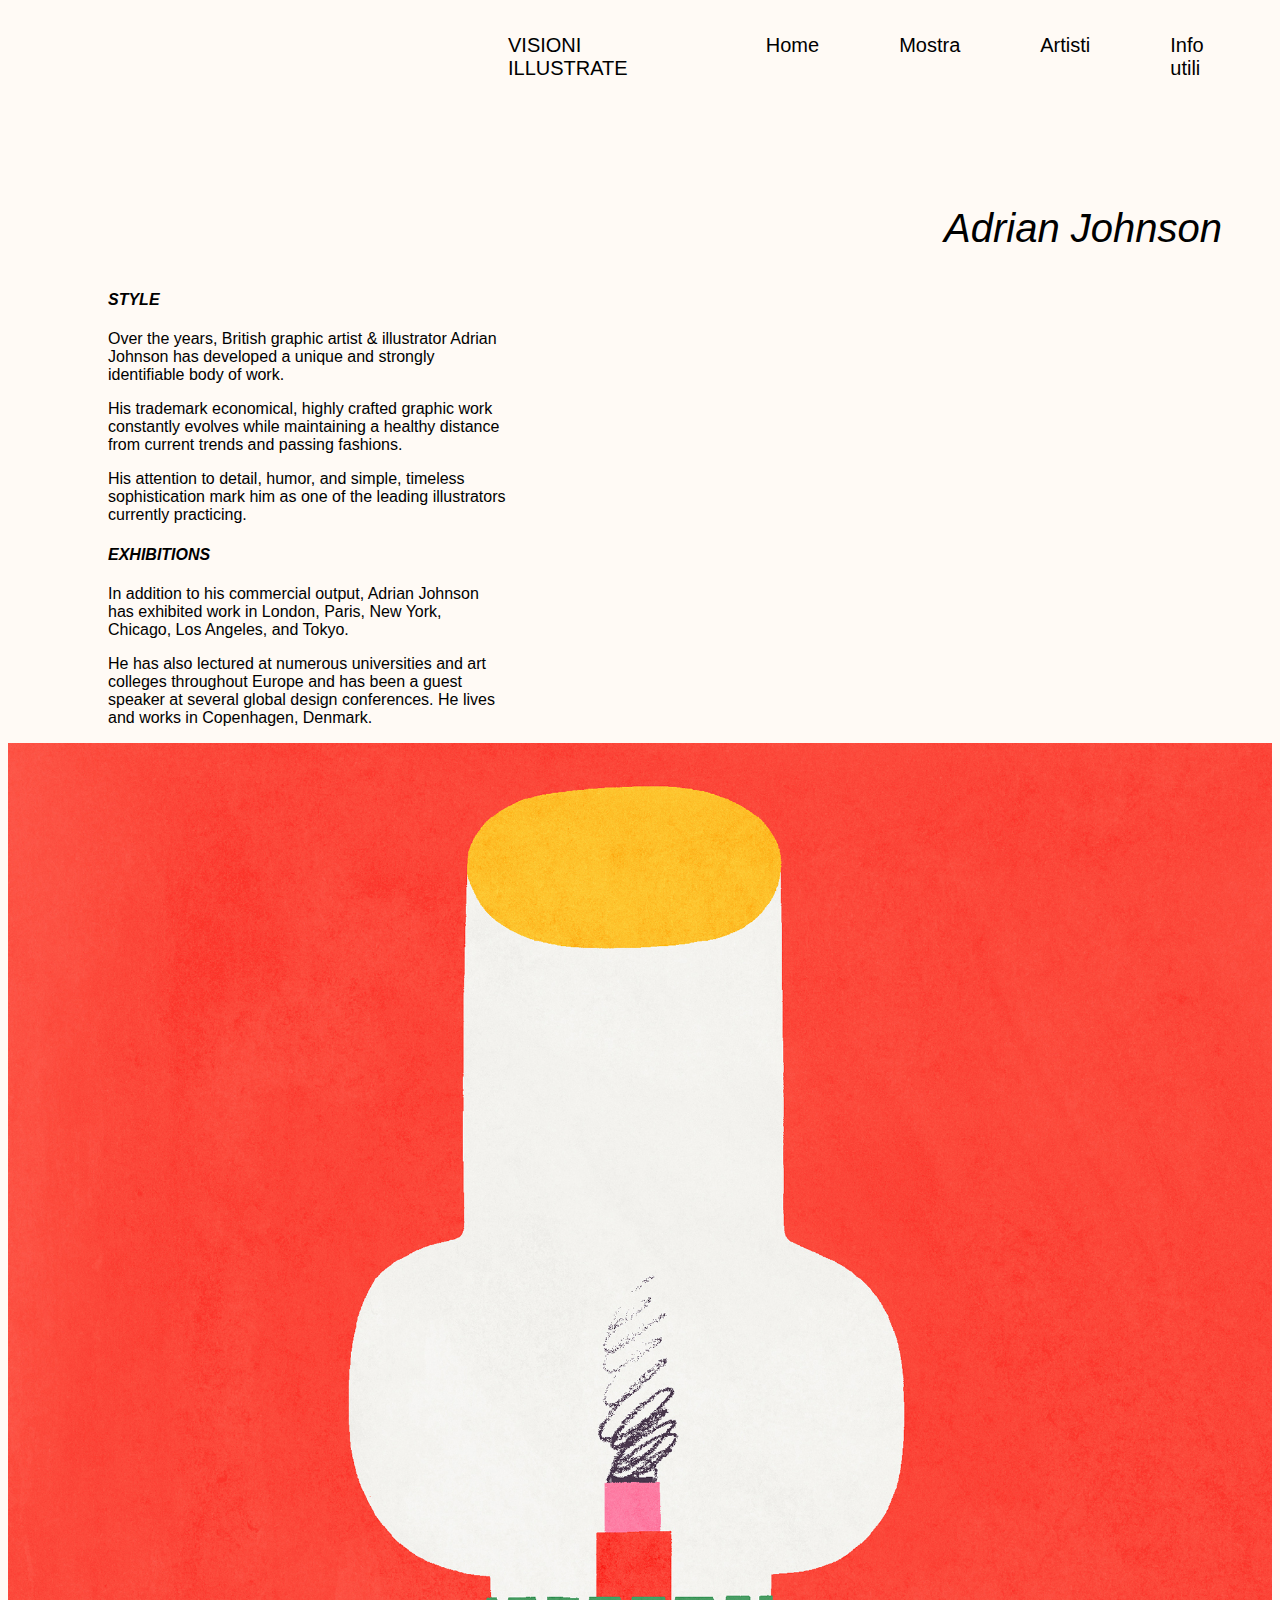
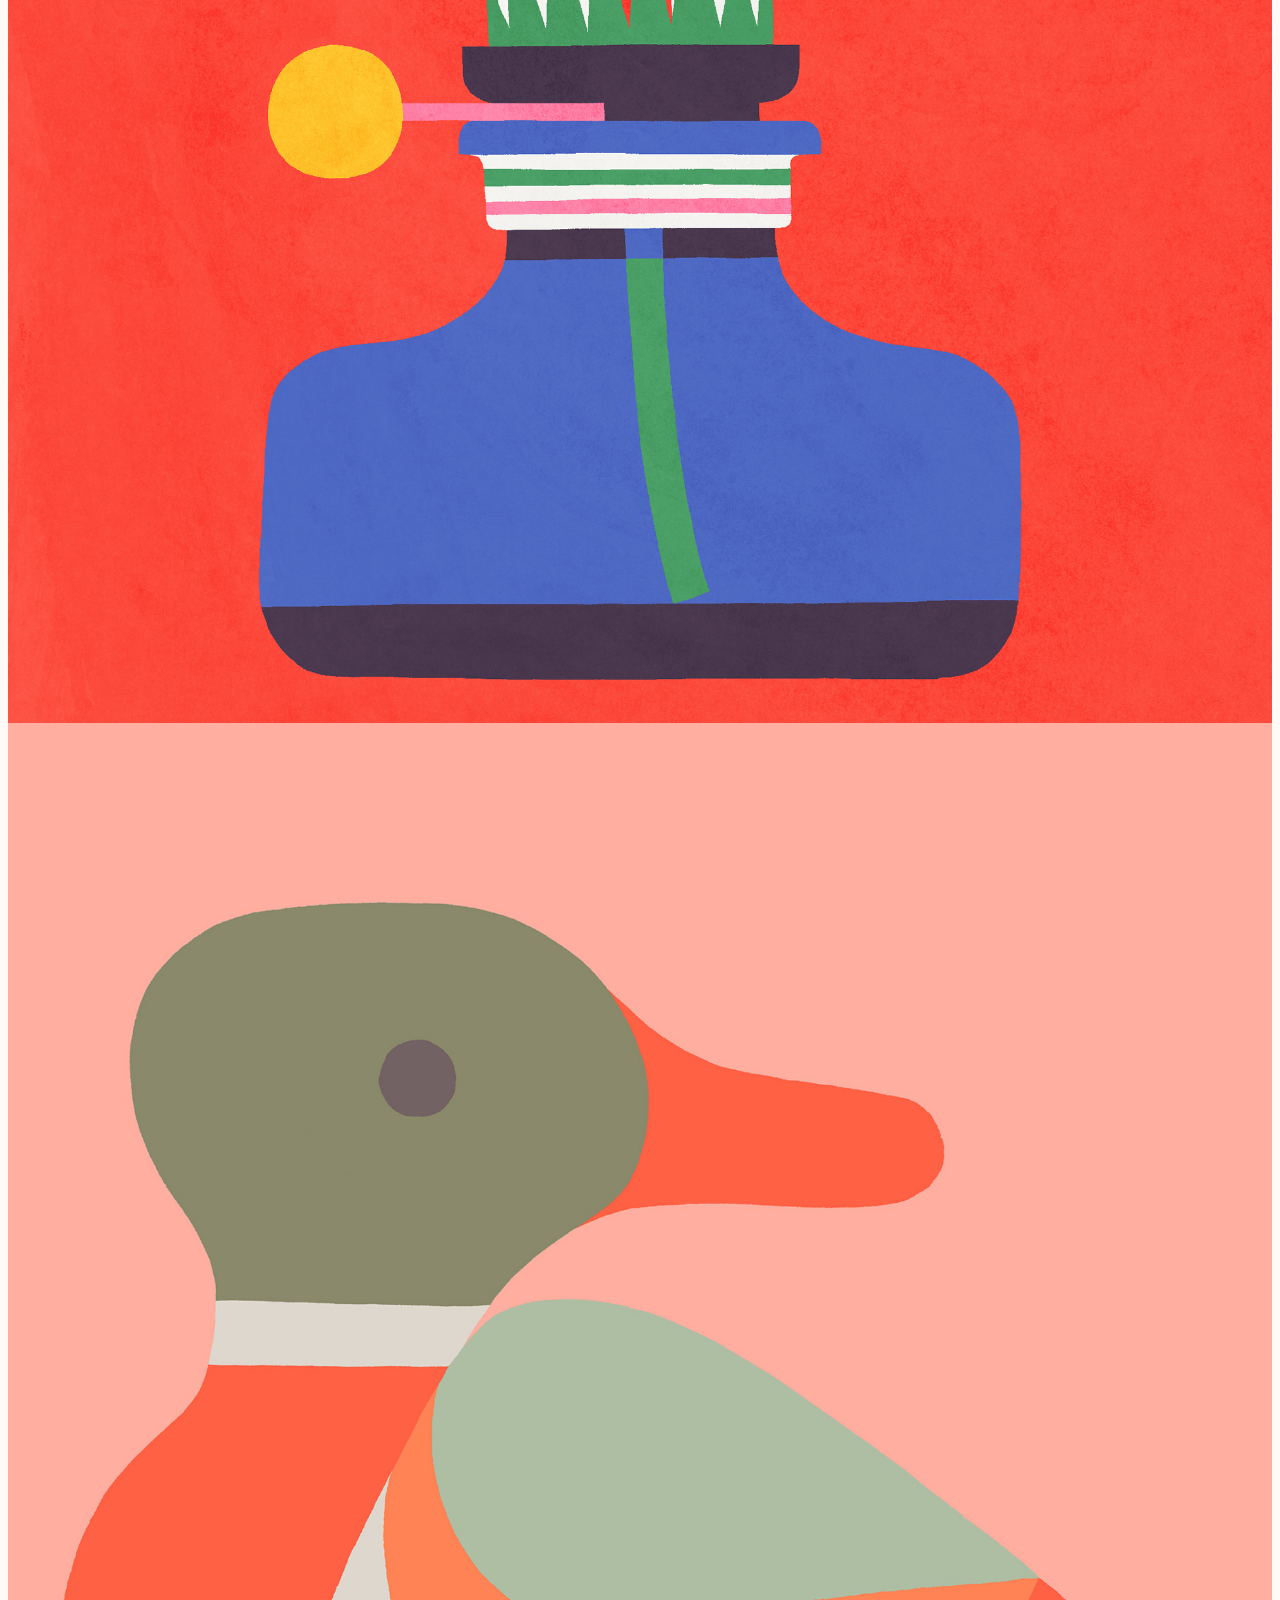
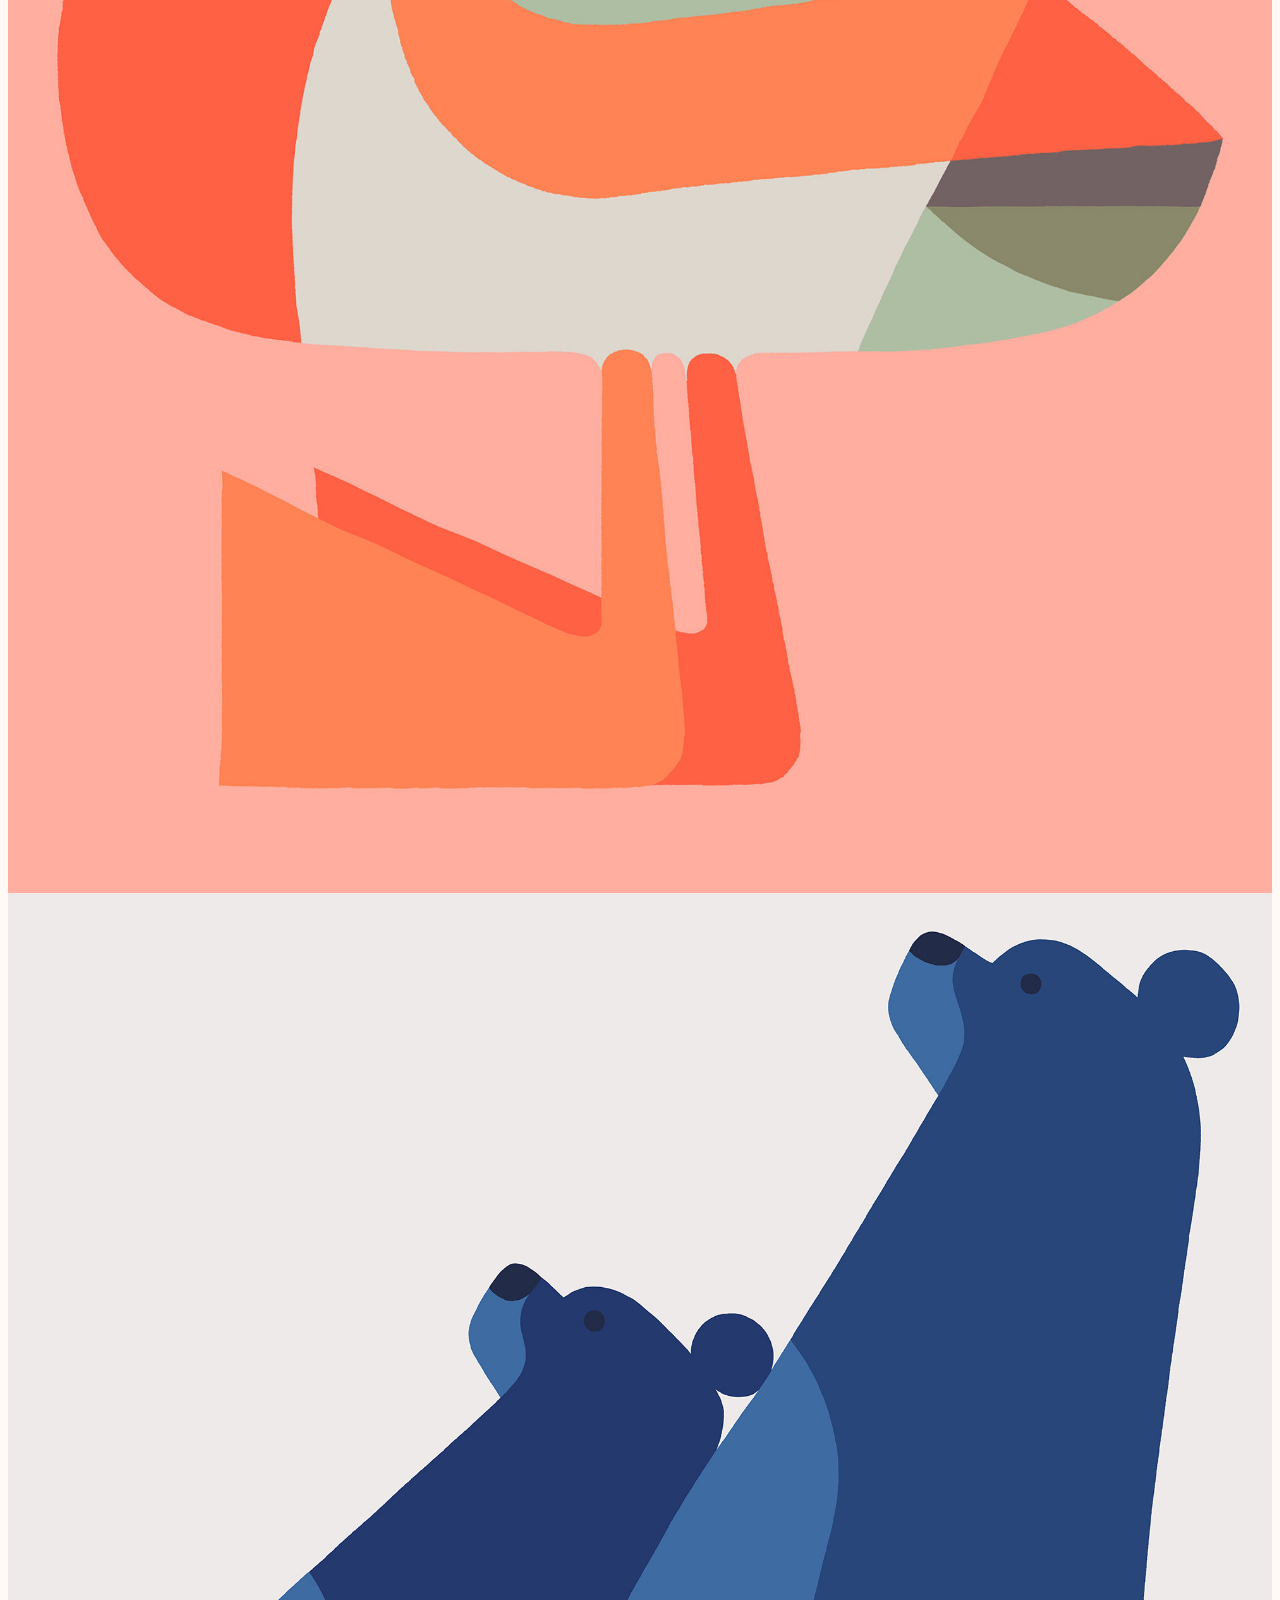
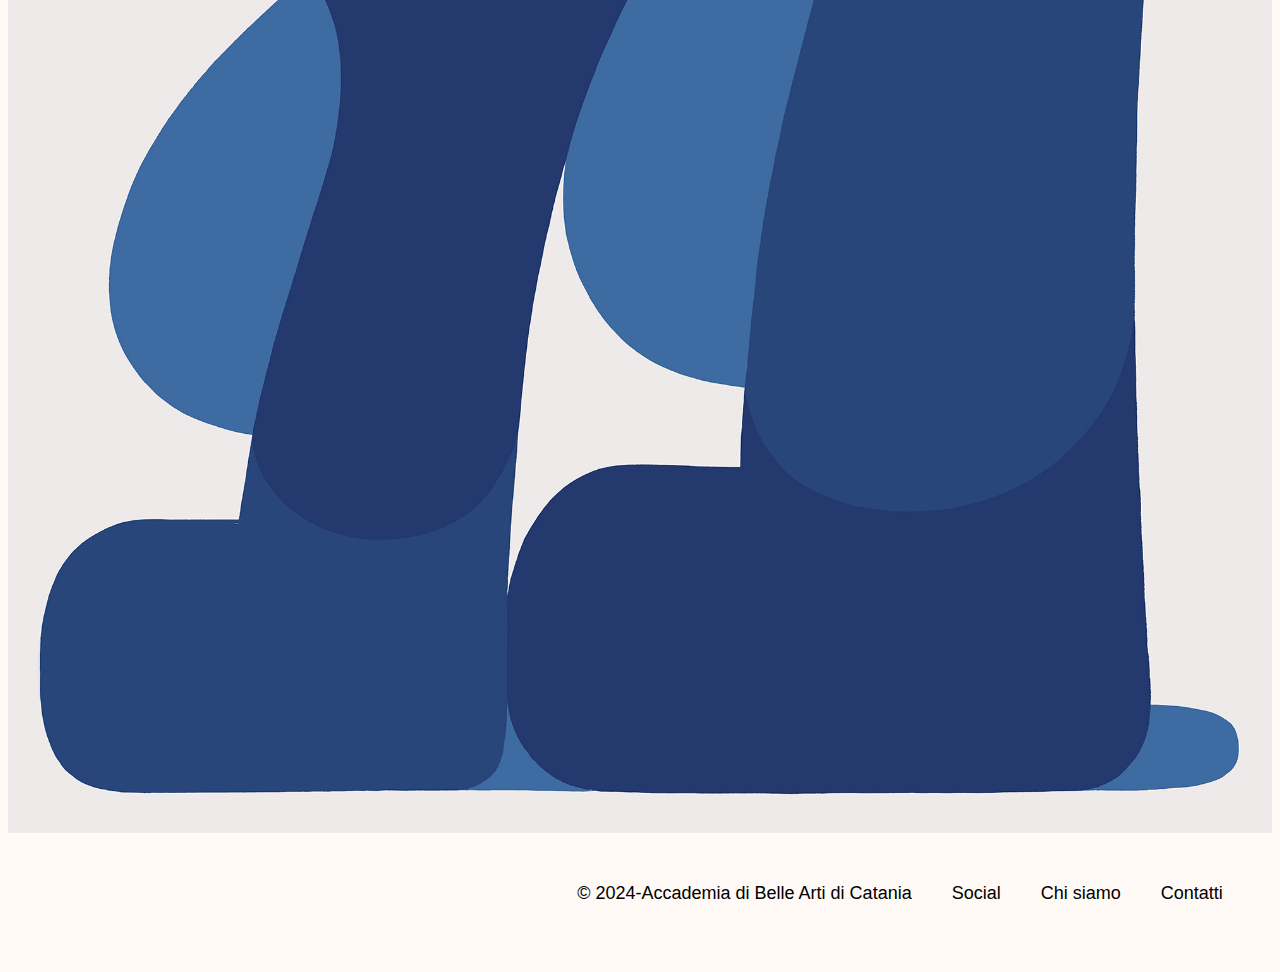
<file: adrianjohnson.html>
<!DOCTYPE html>
<html lang="en">
<head>
    <meta charset="UTF-8">
    <title>Visioni Illusrate</title>
    <link rel="stylesheet" href="CSS/stile.css">
    <meta name="viewport" content="width=device-width, initial-scale=1.0">
</head>
<body>
<header>

    <nav>
    <div class="hamburger" onclick="toggleMenu()">☰</div>
        <ul class="menu">
            <li><a href="index.html">VISIONI ILLUSTRATE</a></li>
            <li><a href="index.html">Home</a></li>
            <li><a href="mostra.html">Mostra</a></li>
            <li><a href="artisti.html">Artisti</a></li>
            <li><a href="infoutili.html">Info utili</a></li>
        </ul>
        </nav>
</header>
<main>

   <h3 id="titolo3"> <em>Adrian Johnson</em></h3>
    <h4 id="titolo4"><em>STYLE</em></h4>
    <div class="testo4">
   <p>Over the years, British graphic artist & illustrator Adrian Johnson has developed a unique and strongly identifiable body of work. </p>
   <p>His trademark economical, highly crafted graphic work constantly evolves while maintaining a healthy distance from current trends and passing fashions.</p>
   <p>His attention to detail, humor, and simple, timeless sophistication mark him as one of the leading illustrators currently practicing.</p>
   </div>
   
   <h4 id="titolo5"><em>EXHIBITIONS</em></h4>
   <div class="testo4">
   <p>In addition to his commercial output, Adrian Johnson has exhibited work in London, Paris, New York, Chicago, Los Angeles, and Tokyo.</p>
   <p>He has also lectured at numerous universities and art colleges throughout Europe and has been a guest speaker at several global design conferences. 
      He lives and works in Copenhagen, Denmark.</p> 
</div> 

<div class="imgs3">
<img src="Img/img13.jpg" alt="">
<img src="Img/img14.jpg" alt="">
<img src="Img/img15.jpg" alt="">
</div>
    
    
    
    
    
    <footer>
        <nav>
            <ul>
                <li><a href="https://www.abacatania.it/">© 2024-Accademia di Belle Arti di Catania</a></li>
                <li><a href=>Social</a></li>
                <li><a href="">Chi siamo</a></li>
                <li><a href="">Contatti</a></li>
            </ul>
        </nav>
    </main>
        
    </footer>
<script>
    function toggleMenu() {
        const menu = document.querySelector('.menu');
        menu.classList.toggle('active');
    }
</script>



</body>
</html>
</file>
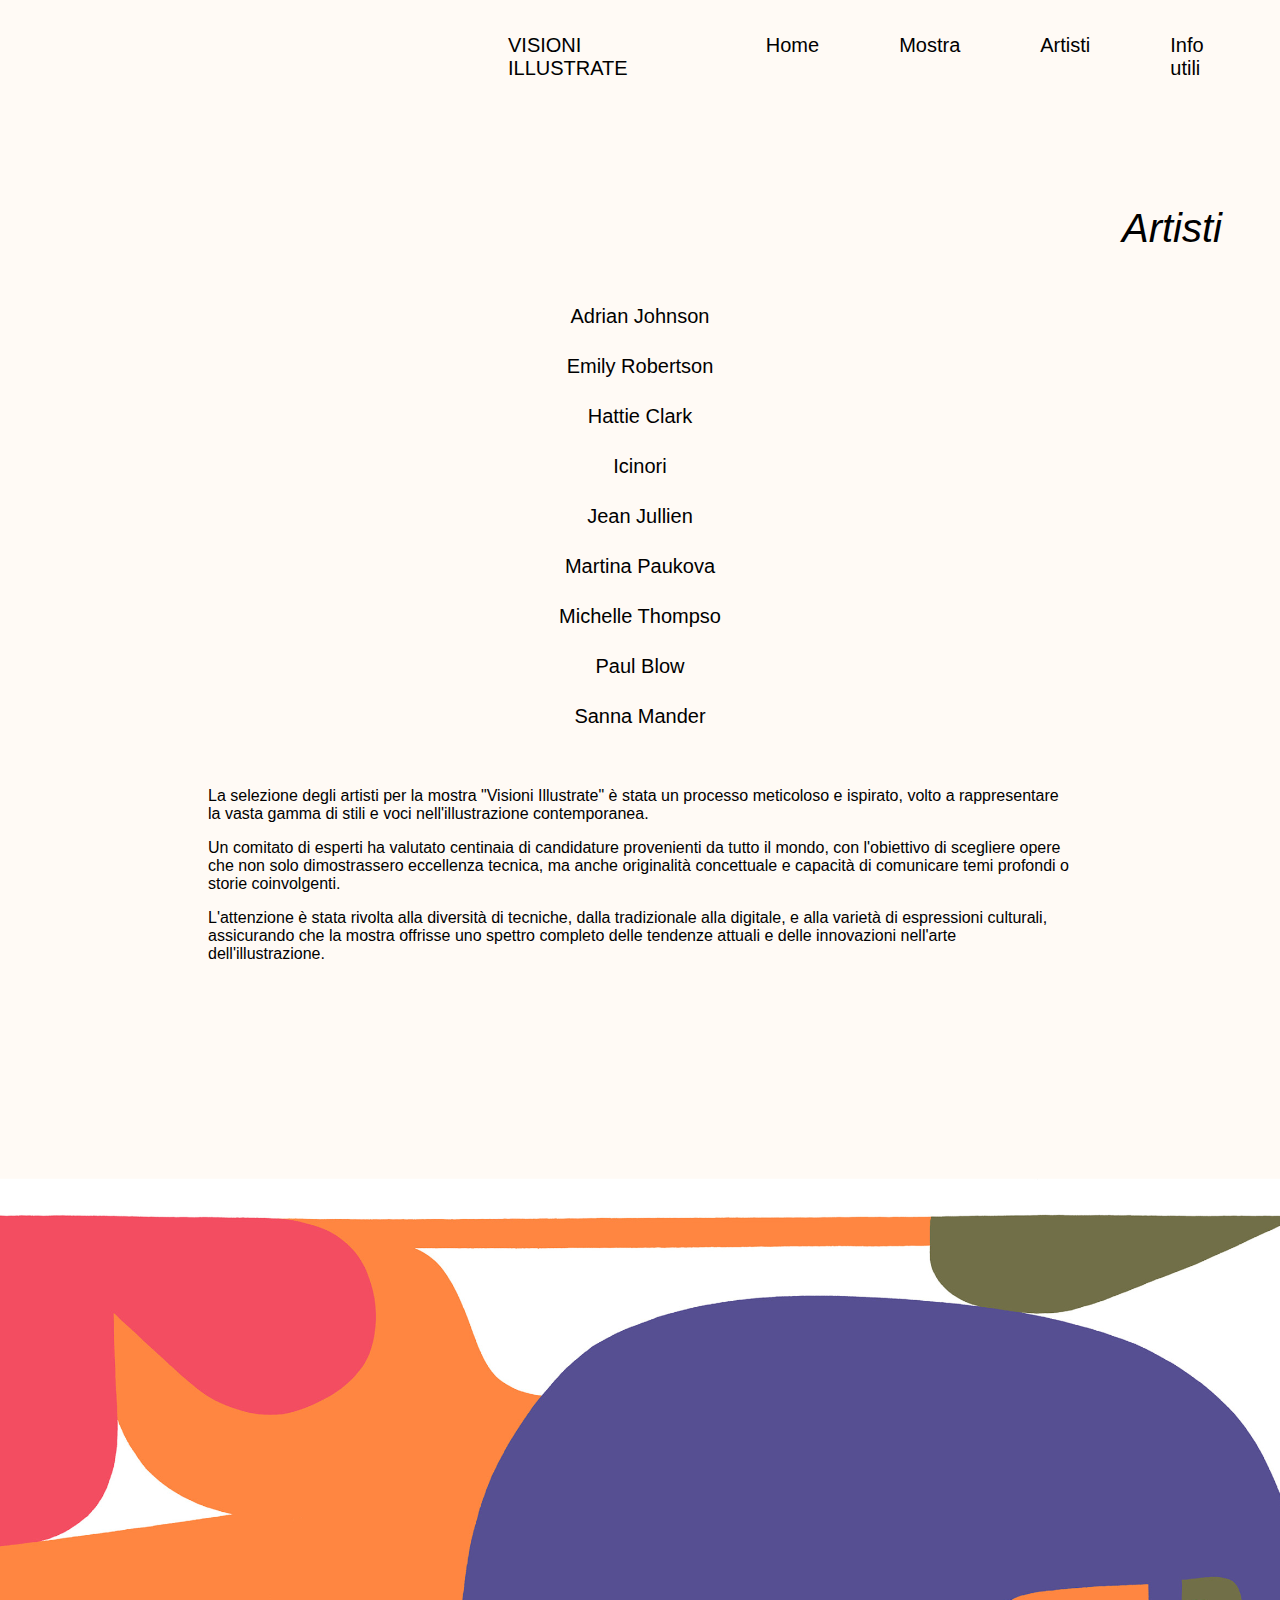
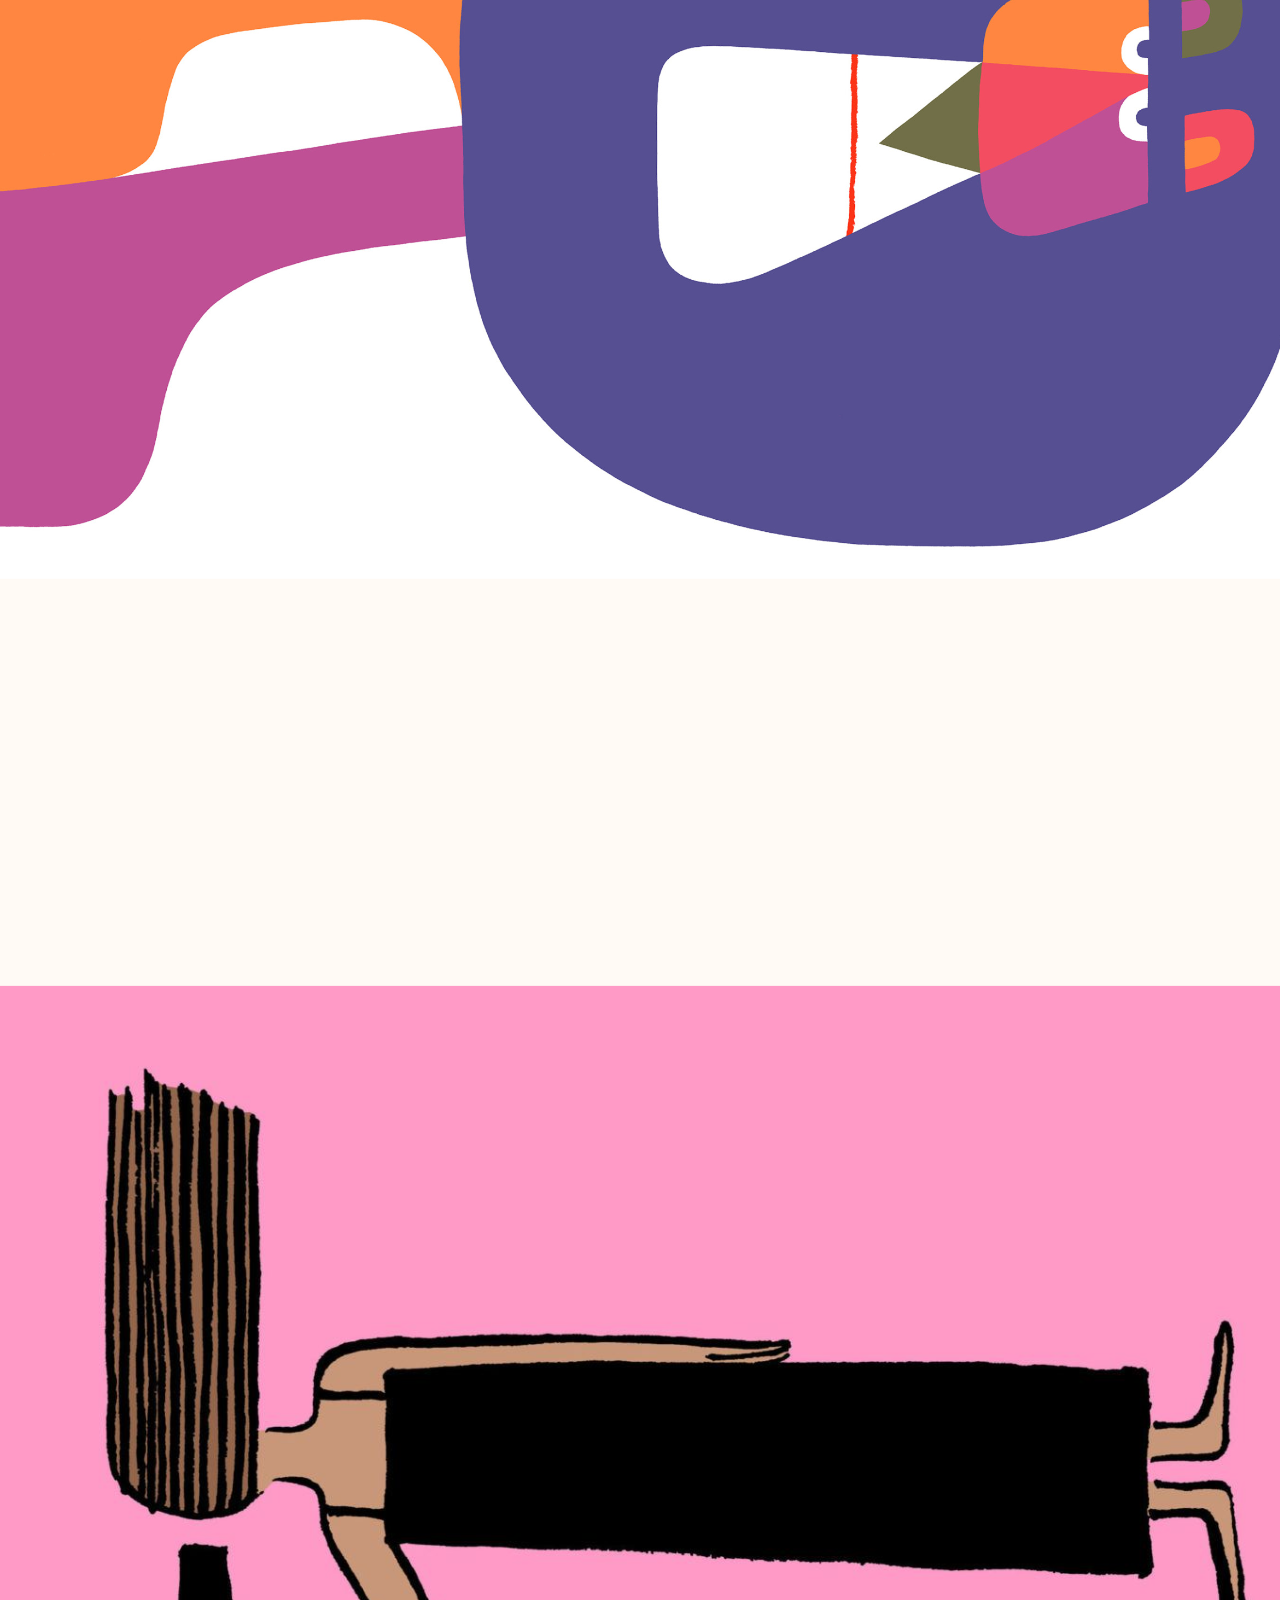
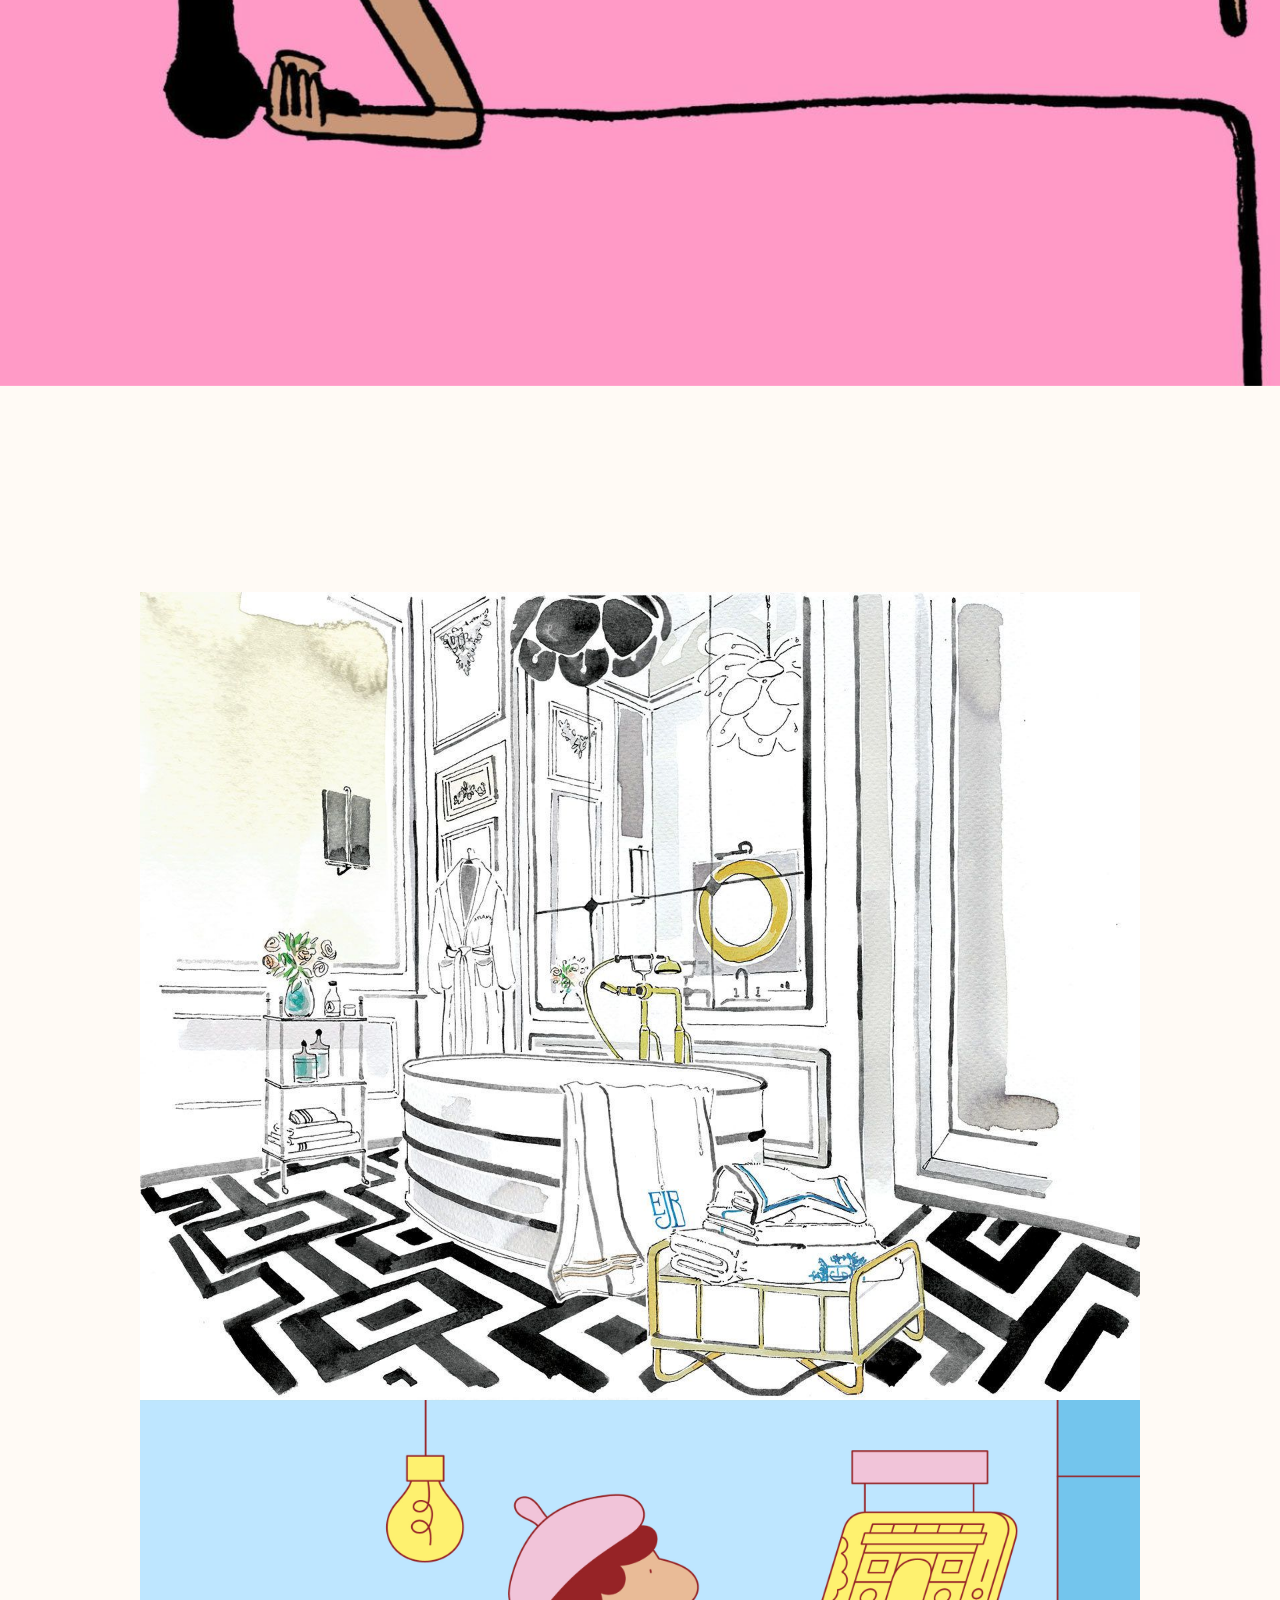
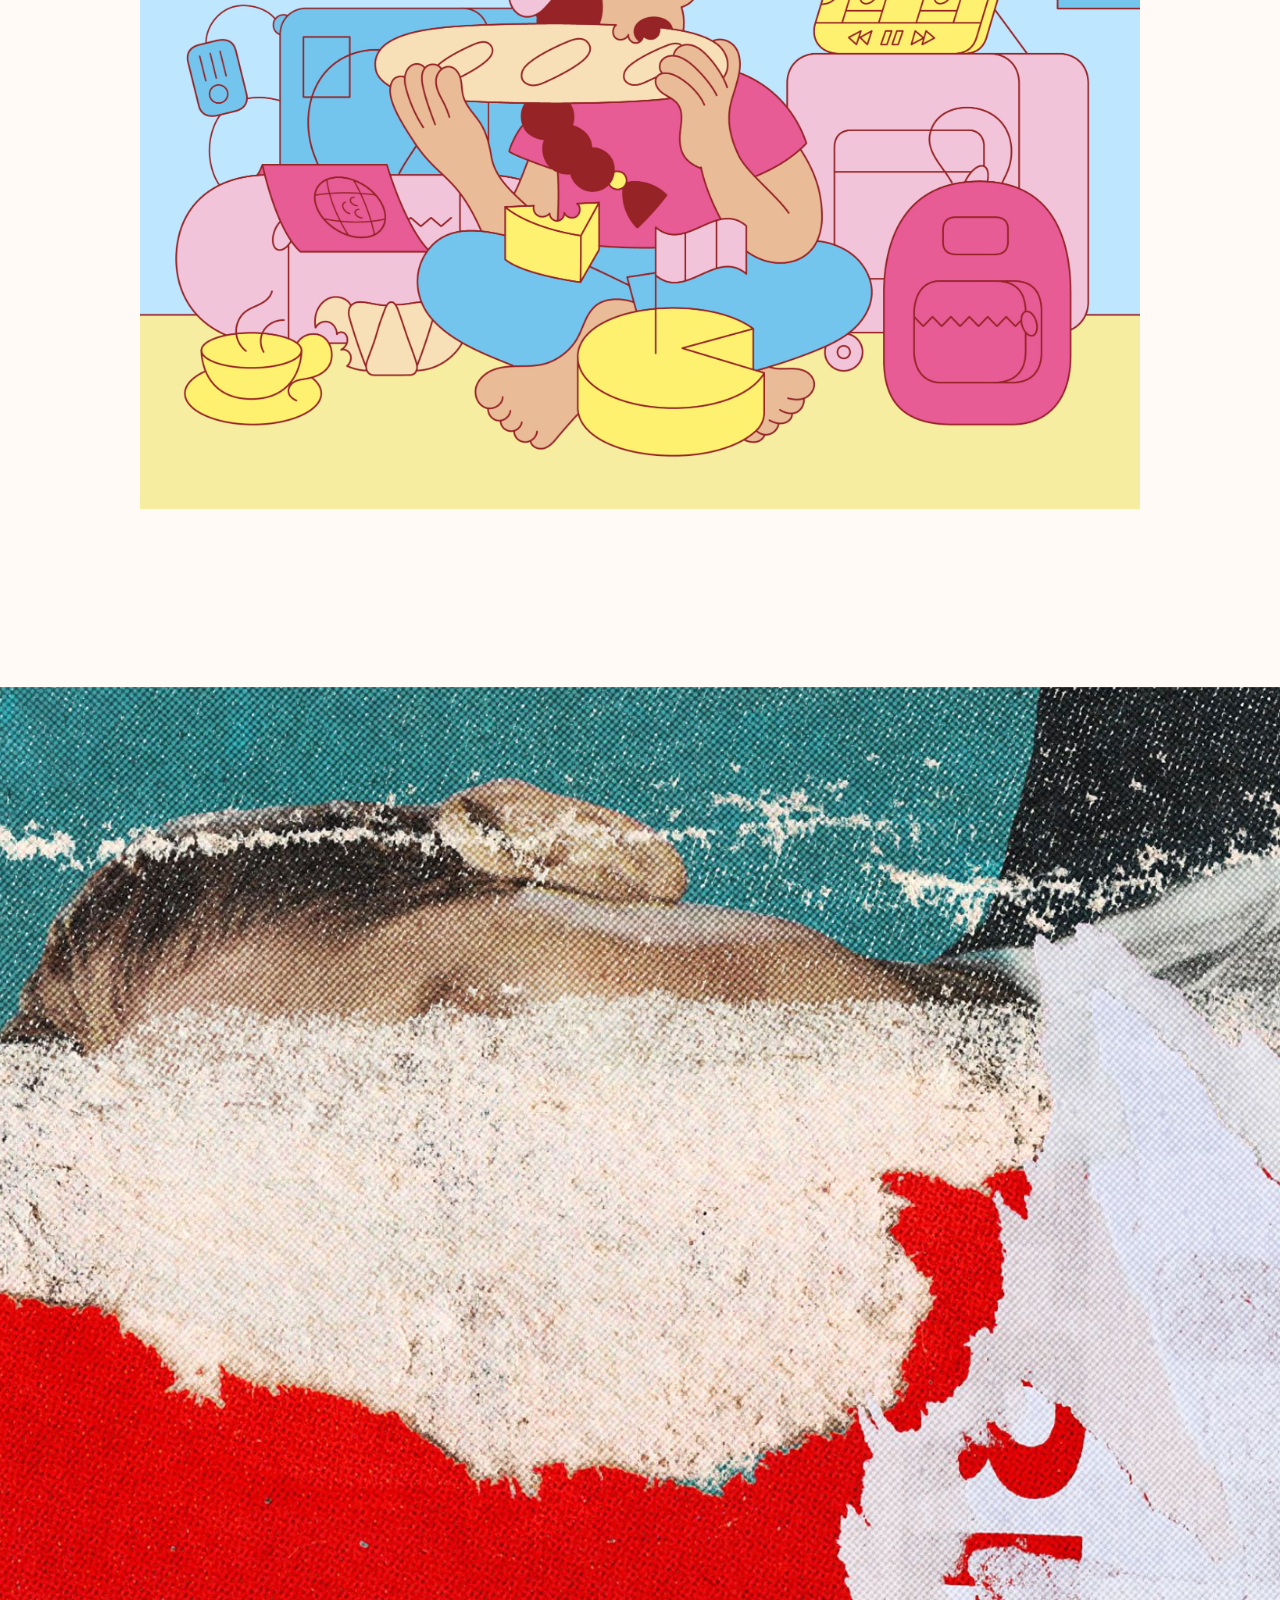
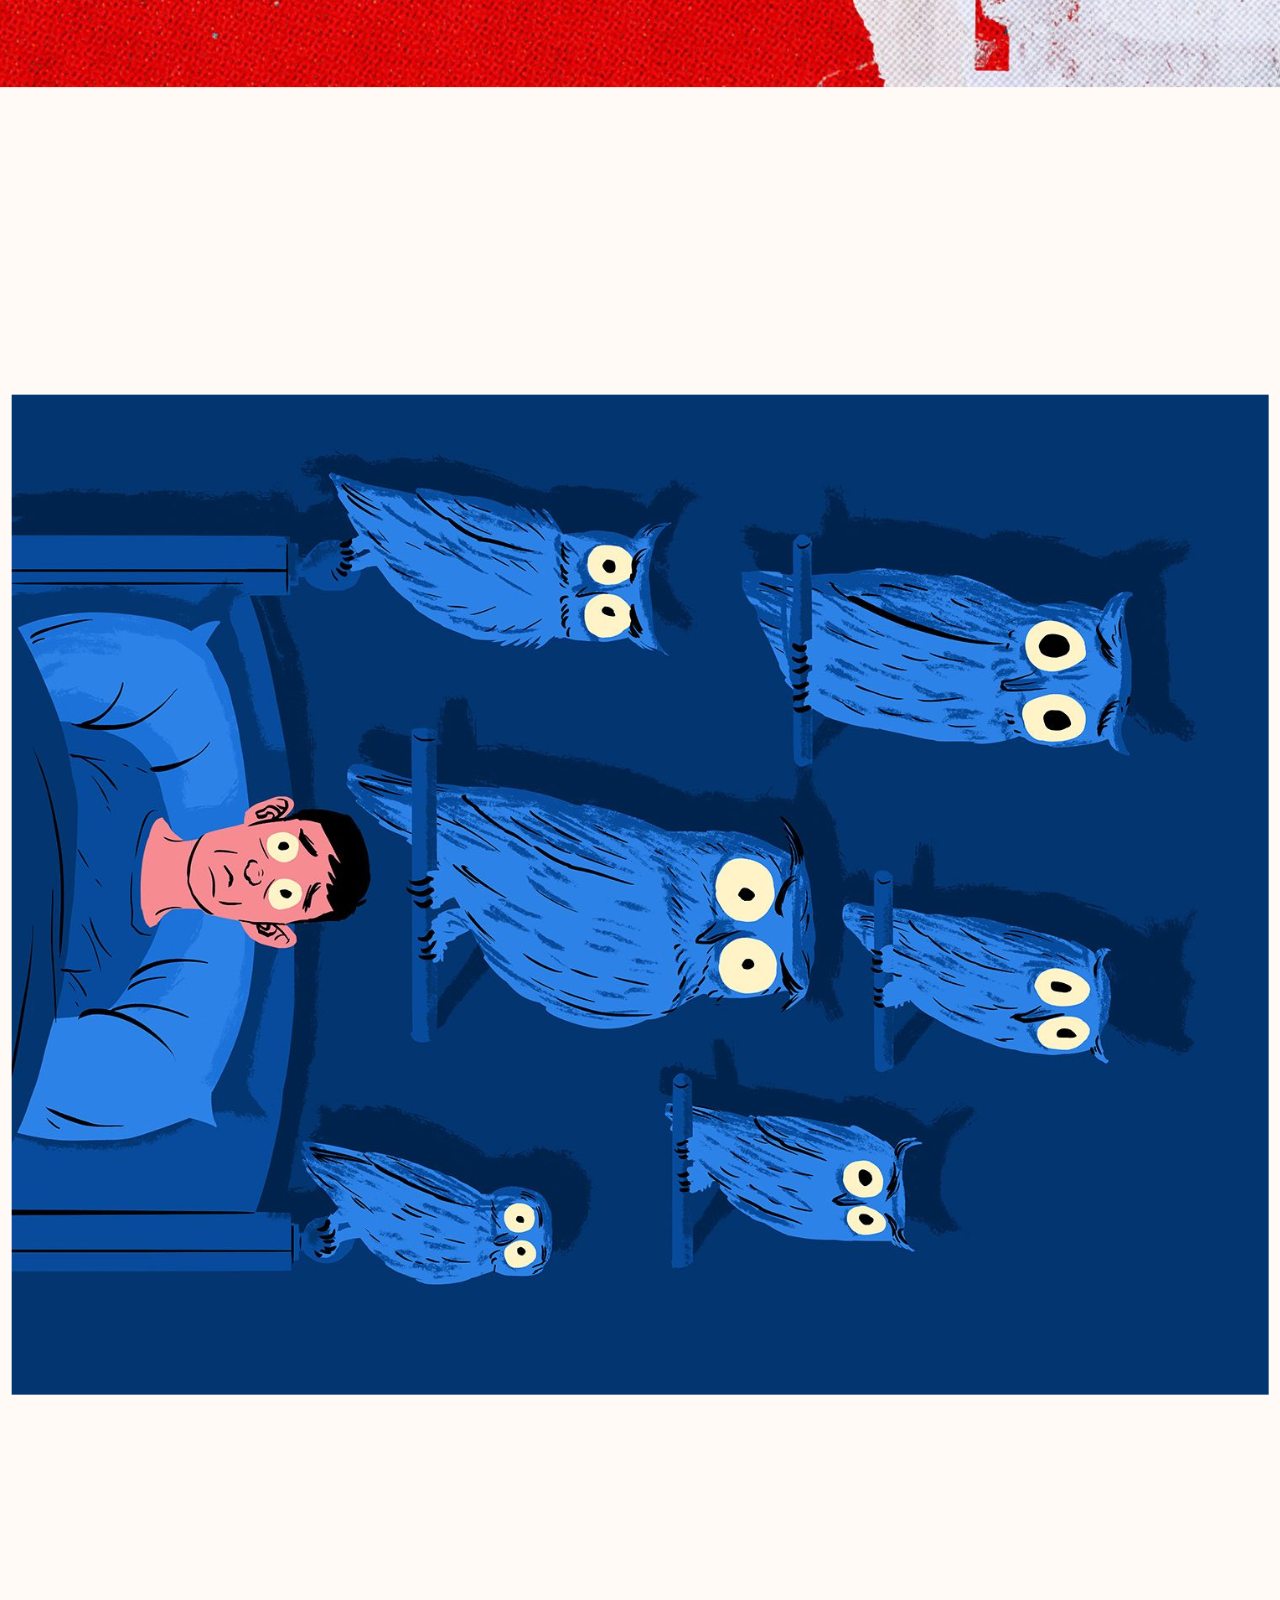
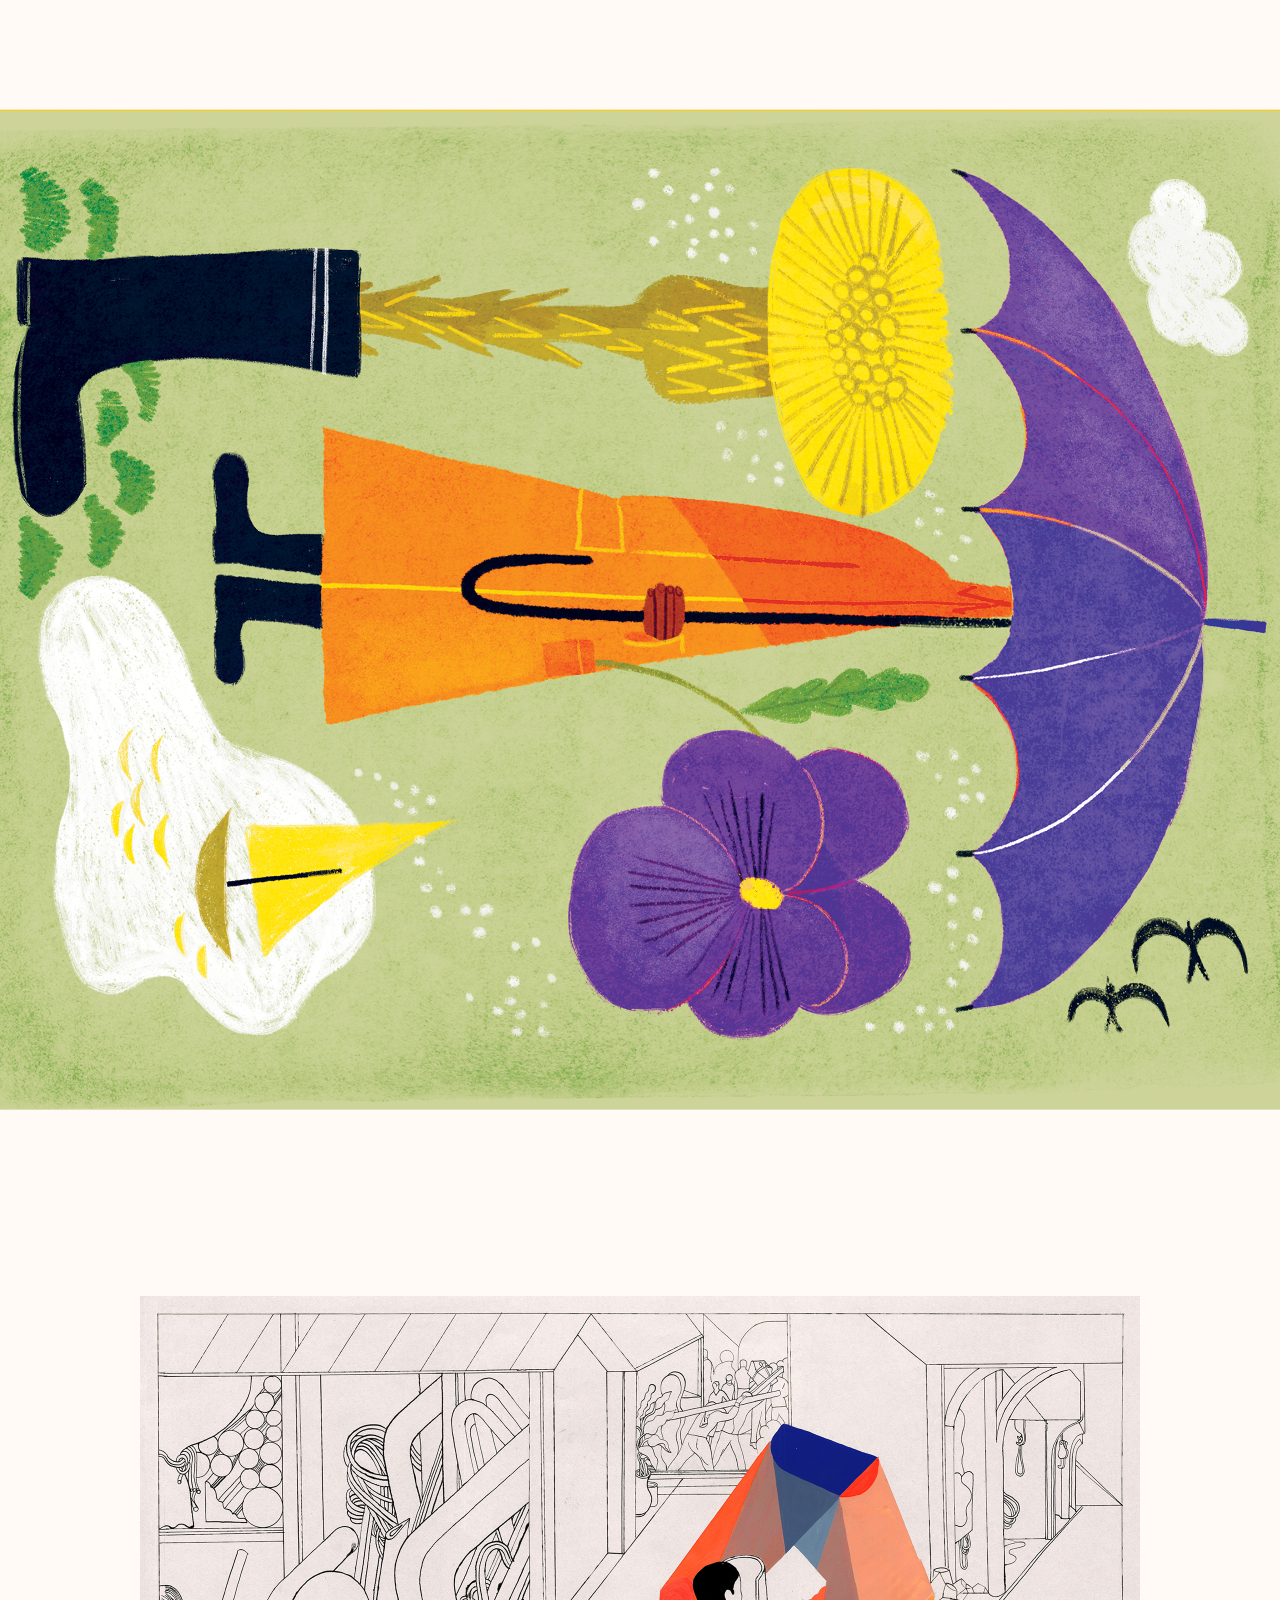
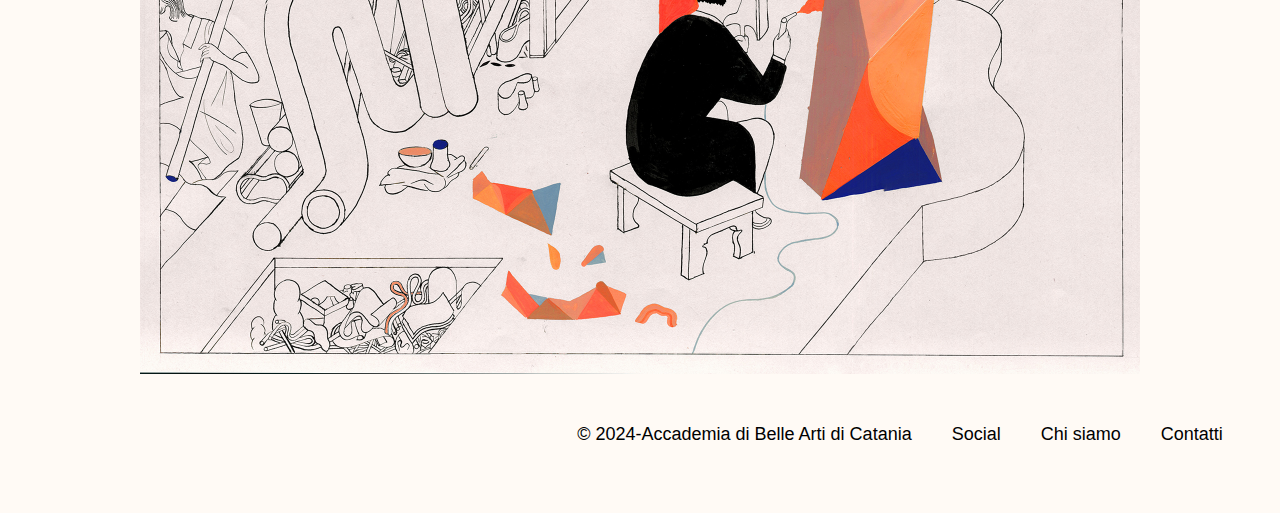
<file: artisti.html>
<!DOCTYPE html>
<html lang="en">
<head>
    <meta charset="UTF-8">
    <title>Visioni Illusrate</title>
    <link rel="stylesheet" href="CSS/stile.css">
</head>
<header>
    <nav>
        <ul class="menu">
            <li><a href="visioniillustrate.html">VISIONI ILLUSTRATE</a></li>
            <li><a href="visioniillustrate.html">Home</a></li>
            <li><a href="mostra.html">Mostra</a></li>
            <li><a href="artisti.html">Artisti</a></li>
            <li><a href="infoutili.html">Info utili</a></li>
        </ul>
        </nav>
</header>
<main>
<body>
    <h3 id="titolo2"> <em>Artisti</em></h3>
   <div class="nomi">
    <a href="adrianjohnson.html"><strong>Adrian Johnson</strong></a>
    
    <a href="emilyrobertson.html"><strong>Emily Robertson</strong></a>
    
    <a href="hattieclark.html"><strong>Hattie Clark</strong></a>
   
    <a href="#">Icinori</a>
   
    <a href="#">Jean Jullien</a>
    
    <a href="#">Martina Paukova</a>
   
    <a href="#">Michelle Thompso</a>
    <a href="#">Paul Blow</a>
    <a href="#">Sanna Mander</a>
    </div>
    
    <div class="testo2">
    <p>La selezione degli artisti per la mostra "Visioni Illustrate" è stata un processo meticoloso e ispirato, volto a rappresentare la vasta gamma di stili e voci nell'illustrazione contemporanea.</p>
    <p>Un comitato di esperti ha valutato centinaia di candidature provenienti da tutto il mondo, con l'obiettivo di scegliere opere che non solo dimostrassero eccellenza tecnica, ma anche originalità concettuale e capacità di comunicare temi profondi o storie coinvolgenti. </p>
    <p>L'attenzione è stata rivolta alla diversità di tecniche, dalla tradizionale alla digitale, e alla varietà di espressioni culturali, assicurando che la mostra offrisse uno spettro completo delle tendenze attuali e delle innovazioni nell'arte dell'illustrazione.</p>
</div>
<div class="imgs2">
 <img id="leo" src="Img/img5.jpg" style="width: 1000px;" alt="">
 <img id="hair" src="Img/img6.jpg" style="width: 1000px;" alt="">
 <img id="bath" src="Img/img7.jpg" style="width: 1000px;" alt="">
 <img id="bread" src="Img/img8.jpg"  style="width: 1000px;" alt="">
 <img id="scratch" src="Img/img9.jpg"  style="width: 1000px;" alt="">
 <img id="wool" src="Img/img10-.jpg"  style="width: 1000px;" alt="">
 <img id="umbr" src="Img/img11.jpg" style="width: 1000px;" alt="">
 <img id="orange" src="Img/img12.jpg" style="width: 1000px;" alt="">
</div>
</main>

<footer>
        <nav>
            <ul>
                <li><a href="https://www.abacatania.it/">© 2024-Accademia di Belle Arti di Catania</a></li>
                <li><a href=>Social</a></li>
                <li><a href="">Chi siamo</a></li>
                <li><a href="">Contatti</a></li>
            </ul>
        </nav>
    
        
    </footer>
</body>
</html>
</file>
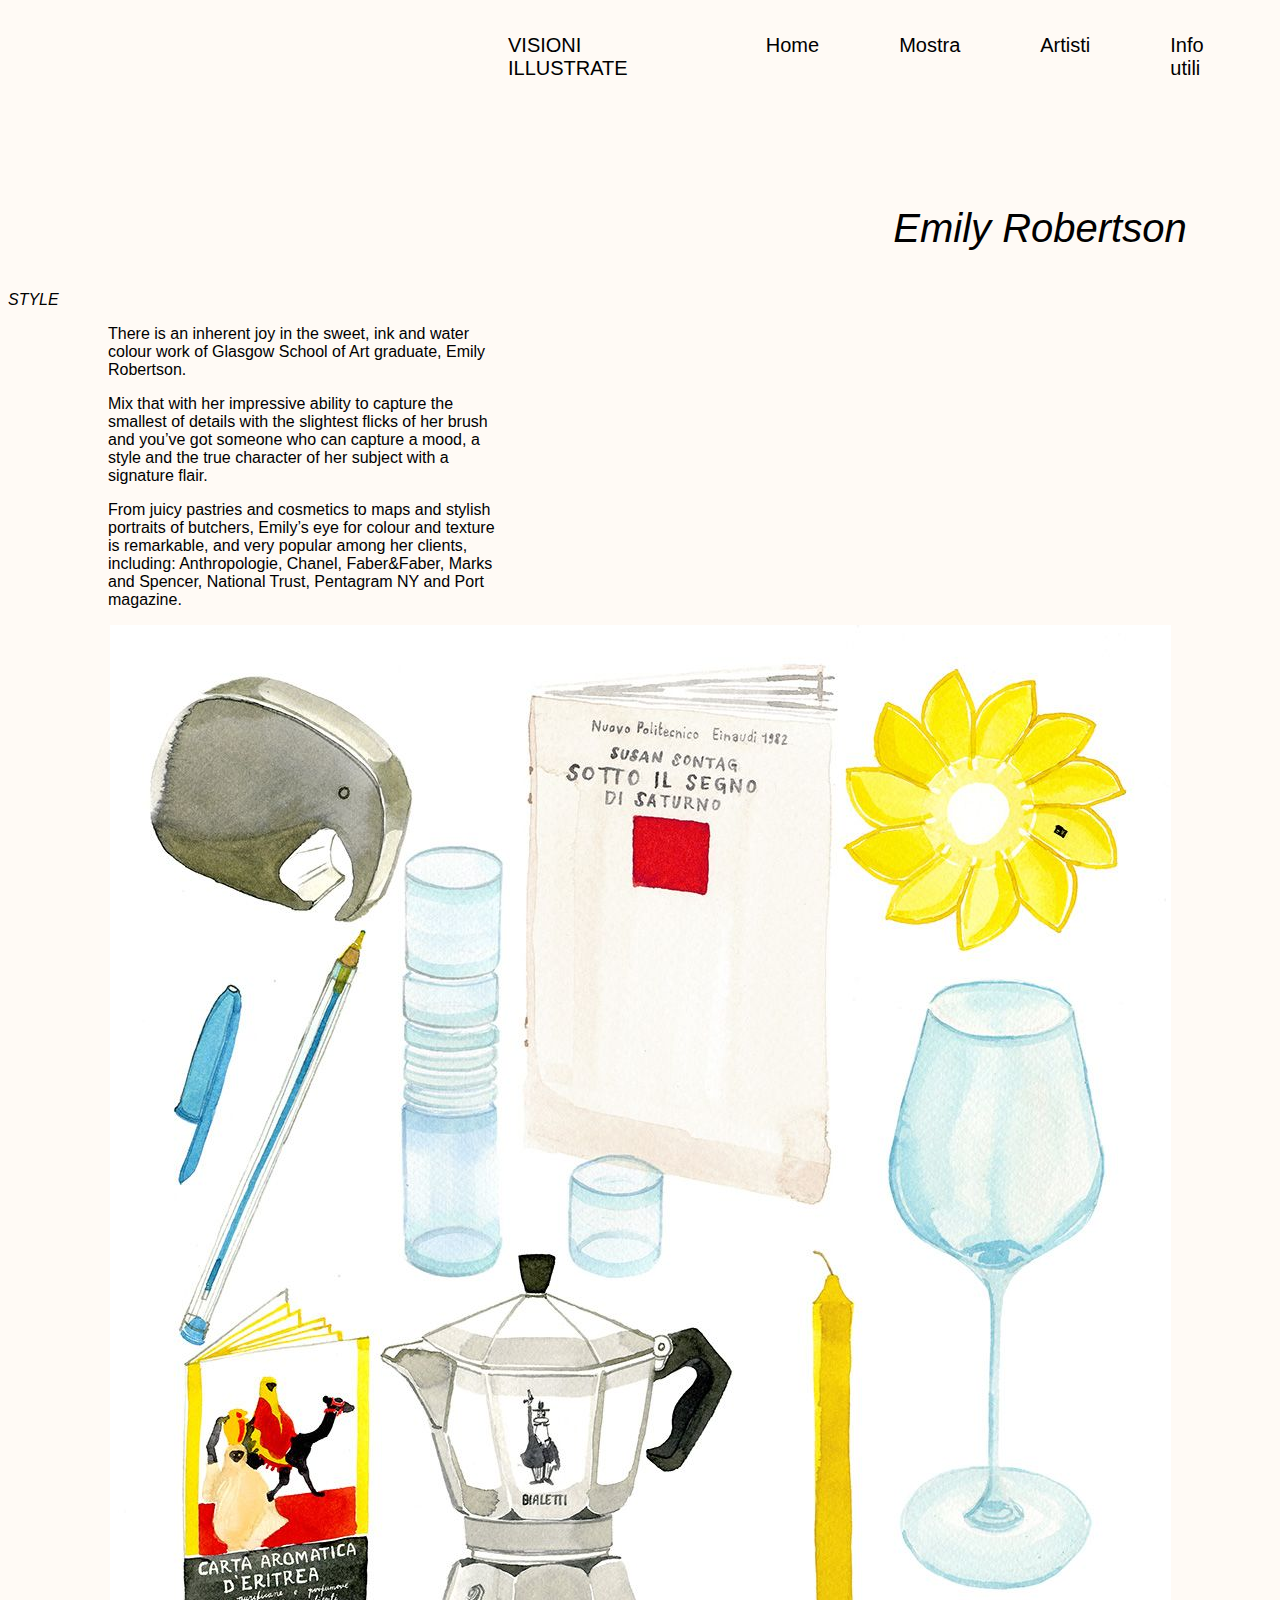
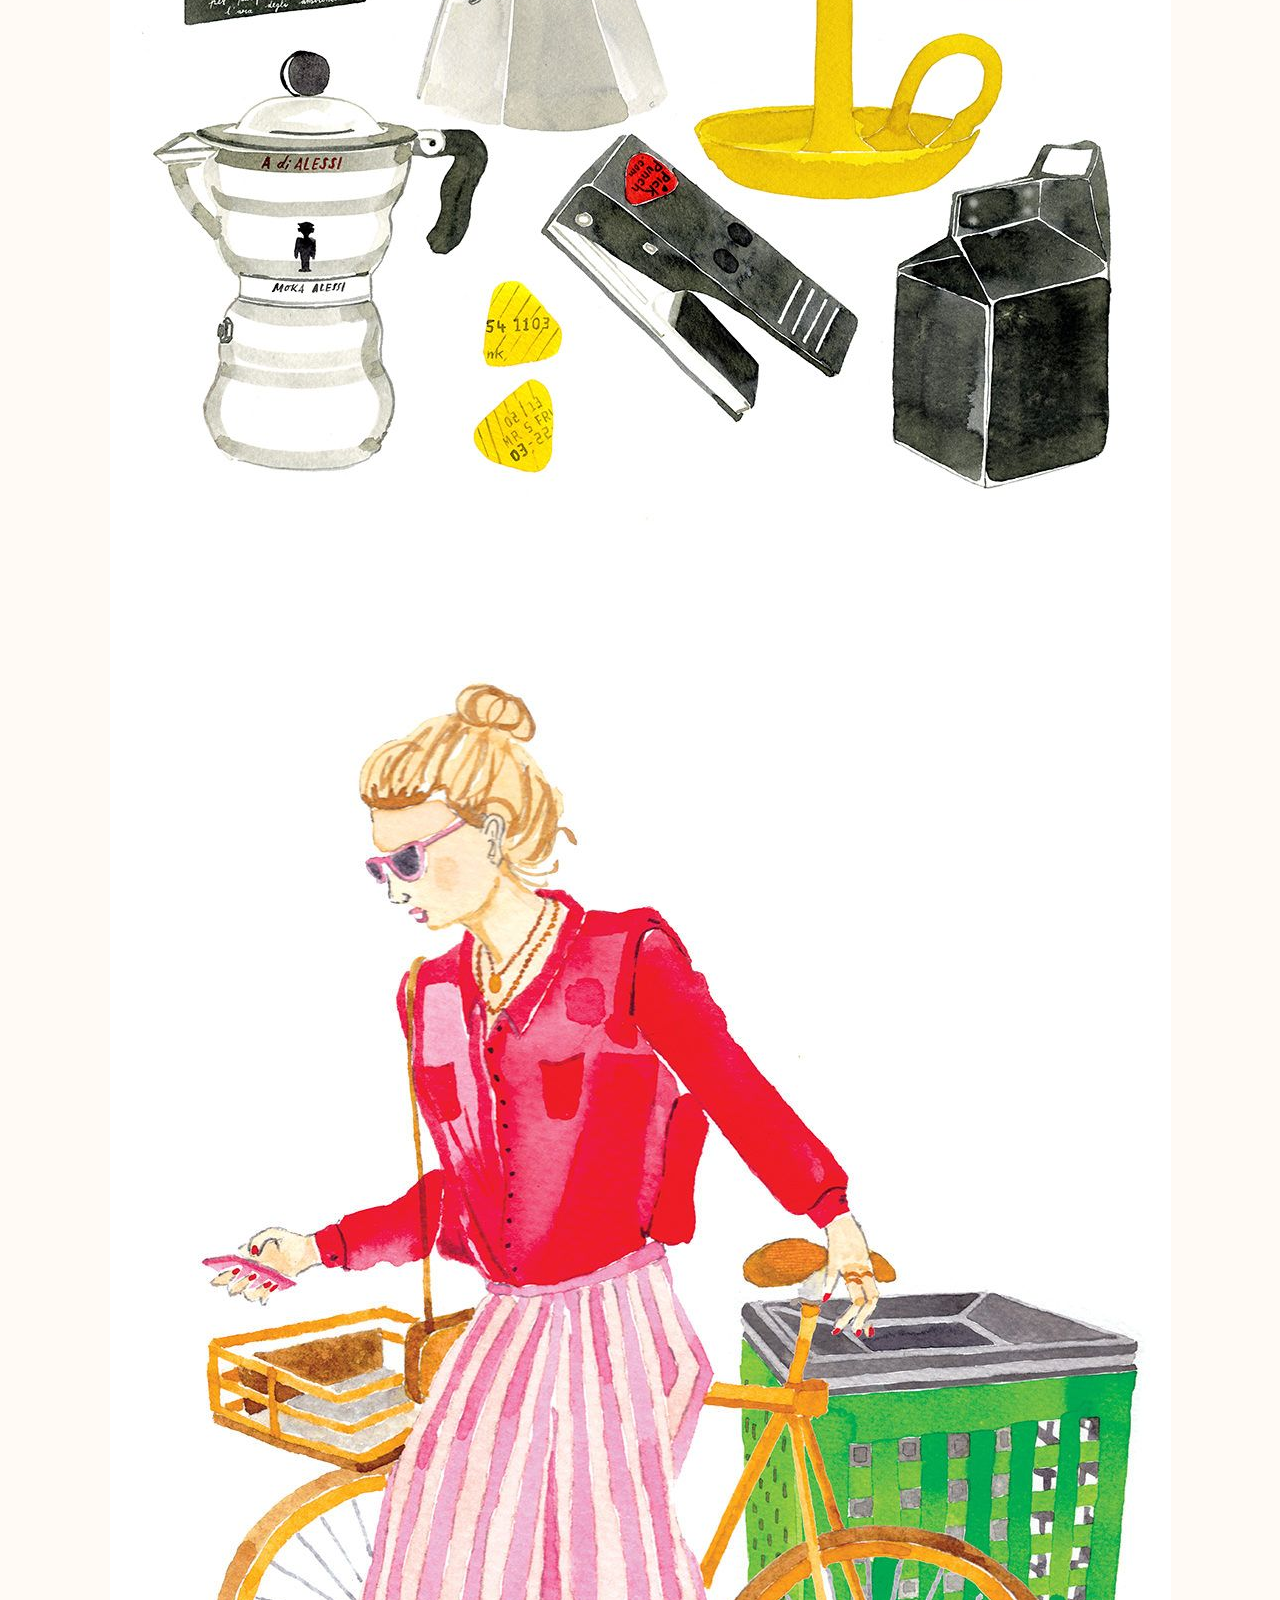
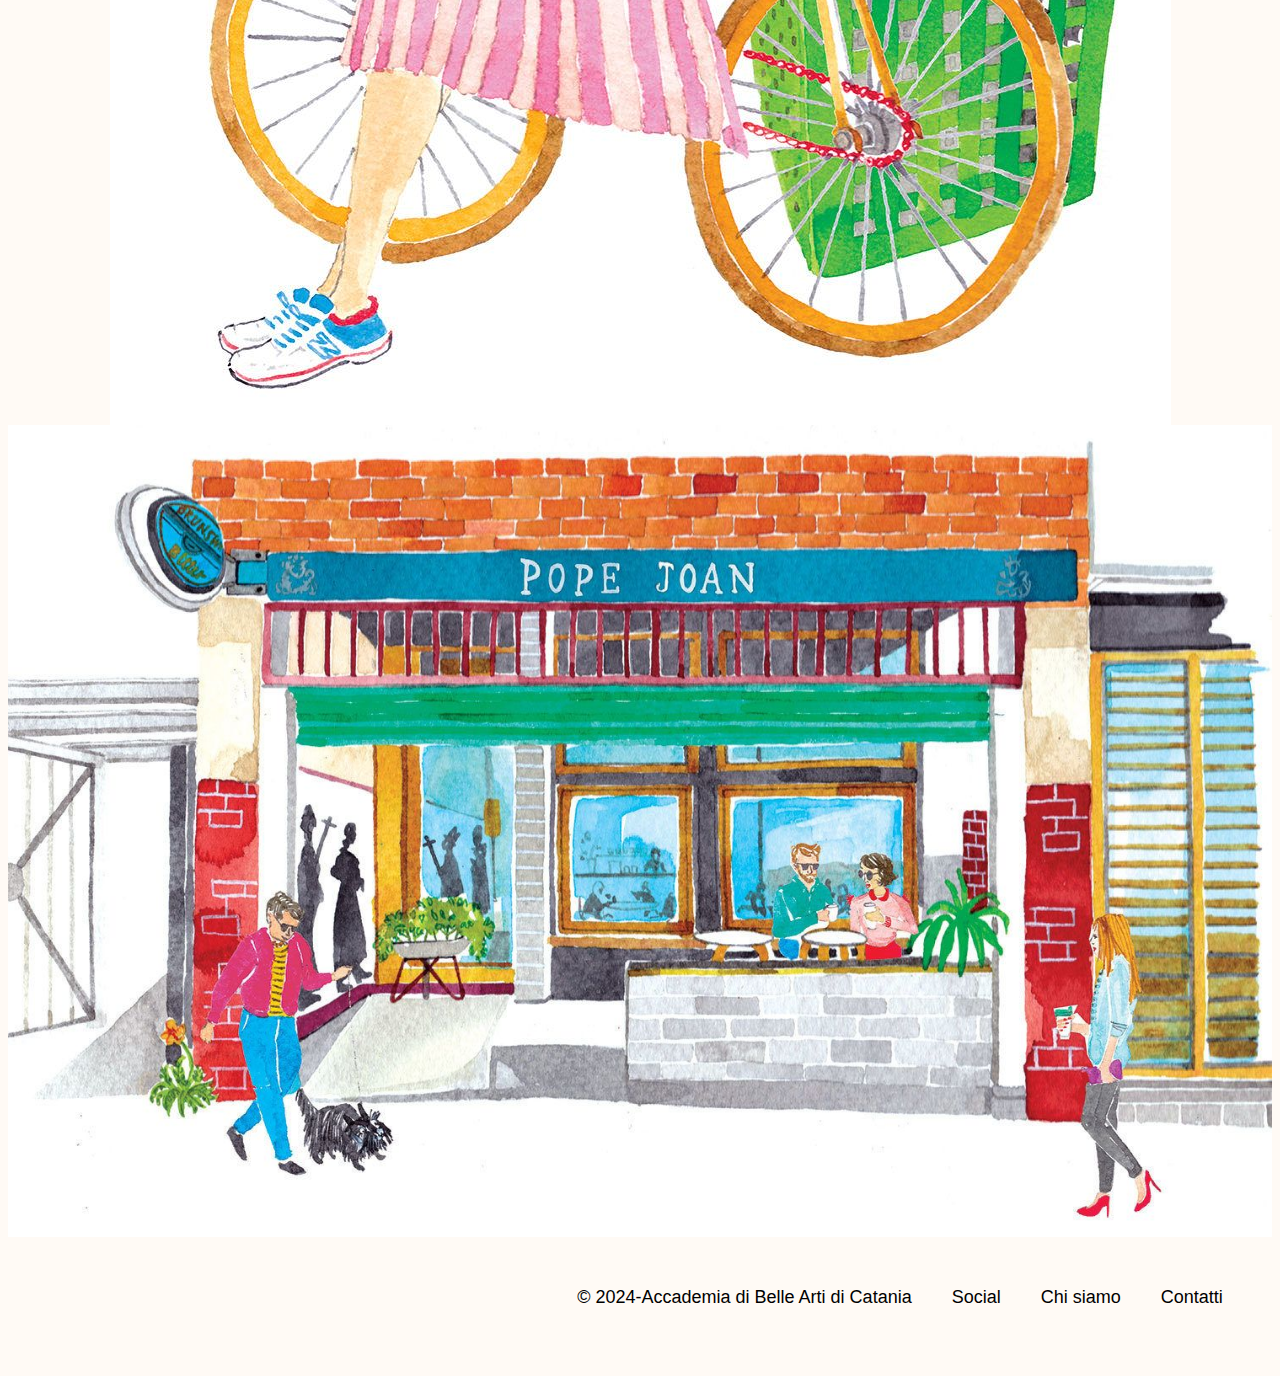
<file: emilyrobertson.html>
<!DOCTYPE html>
<html lang="en">
<head>
    <meta charset="UTF-8">
    <title>Visioni Illusrate</title>
    <link rel="stylesheet" href="CSS/stile.css">
</head>
<header>
    <nav>
        <ul class="menu">
            <li><a href="visioniillustrate.html">VISIONI ILLUSTRATE</a></li>
            <li><a href="visioniillustrate.html">Home</a></li>
            <li><a href="mostra.html">Mostra</a></li>
            <li><a href="artisti.html">Artisti</a></li>
            <li><a href="infoutili.html">Info utili</a></li>
        </ul>
        </nav>
</header>
<main>
<body>
 <h3 id="titolo6"> <em>Emily Robertson</em></h3>
    <h4 id="titolo7"></h4><em>STYLE</em></h4>
    <div class="testo5">
   <p>There is an inherent joy in the sweet, ink and water colour work of Glasgow School of Art graduate, Emily Robertson. </p>
   <p>Mix that with her impressive ability to capture the smallest of details with the slightest flicks of her brush and you’ve got someone who can capture a mood, a style and the true character of her subject with a signature flair.</p>
   <p>From juicy pastries and cosmetics to maps and stylish portraits of butchers, Emily’s eye for colour and texture is remarkable, and very popular among her clients, including: Anthropologie, Chanel, Faber&Faber, Marks and Spencer, National Trust, Pentagram NY and Port magazine.</p>
   </div>

   <div class="imgs4">
<img src="Img/img16.jpg" alt="">
<img src="Img/img17.jpg" alt="">
<img src="Img/img18.jpg" alt="">
</div>

    
</body>
</main>
<footer>
        <nav>
            <ul>
                <li><a href="https://www.abacatania.it/">© 2024-Accademia di Belle Arti di Catania</a></li>
                <li><a href=>Social</a></li>
                <li><a href="">Chi siamo</a></li>
                <li><a href="">Contatti</a></li>
            </ul>
        </nav>
    
        
    </footer>
</html>
</file>
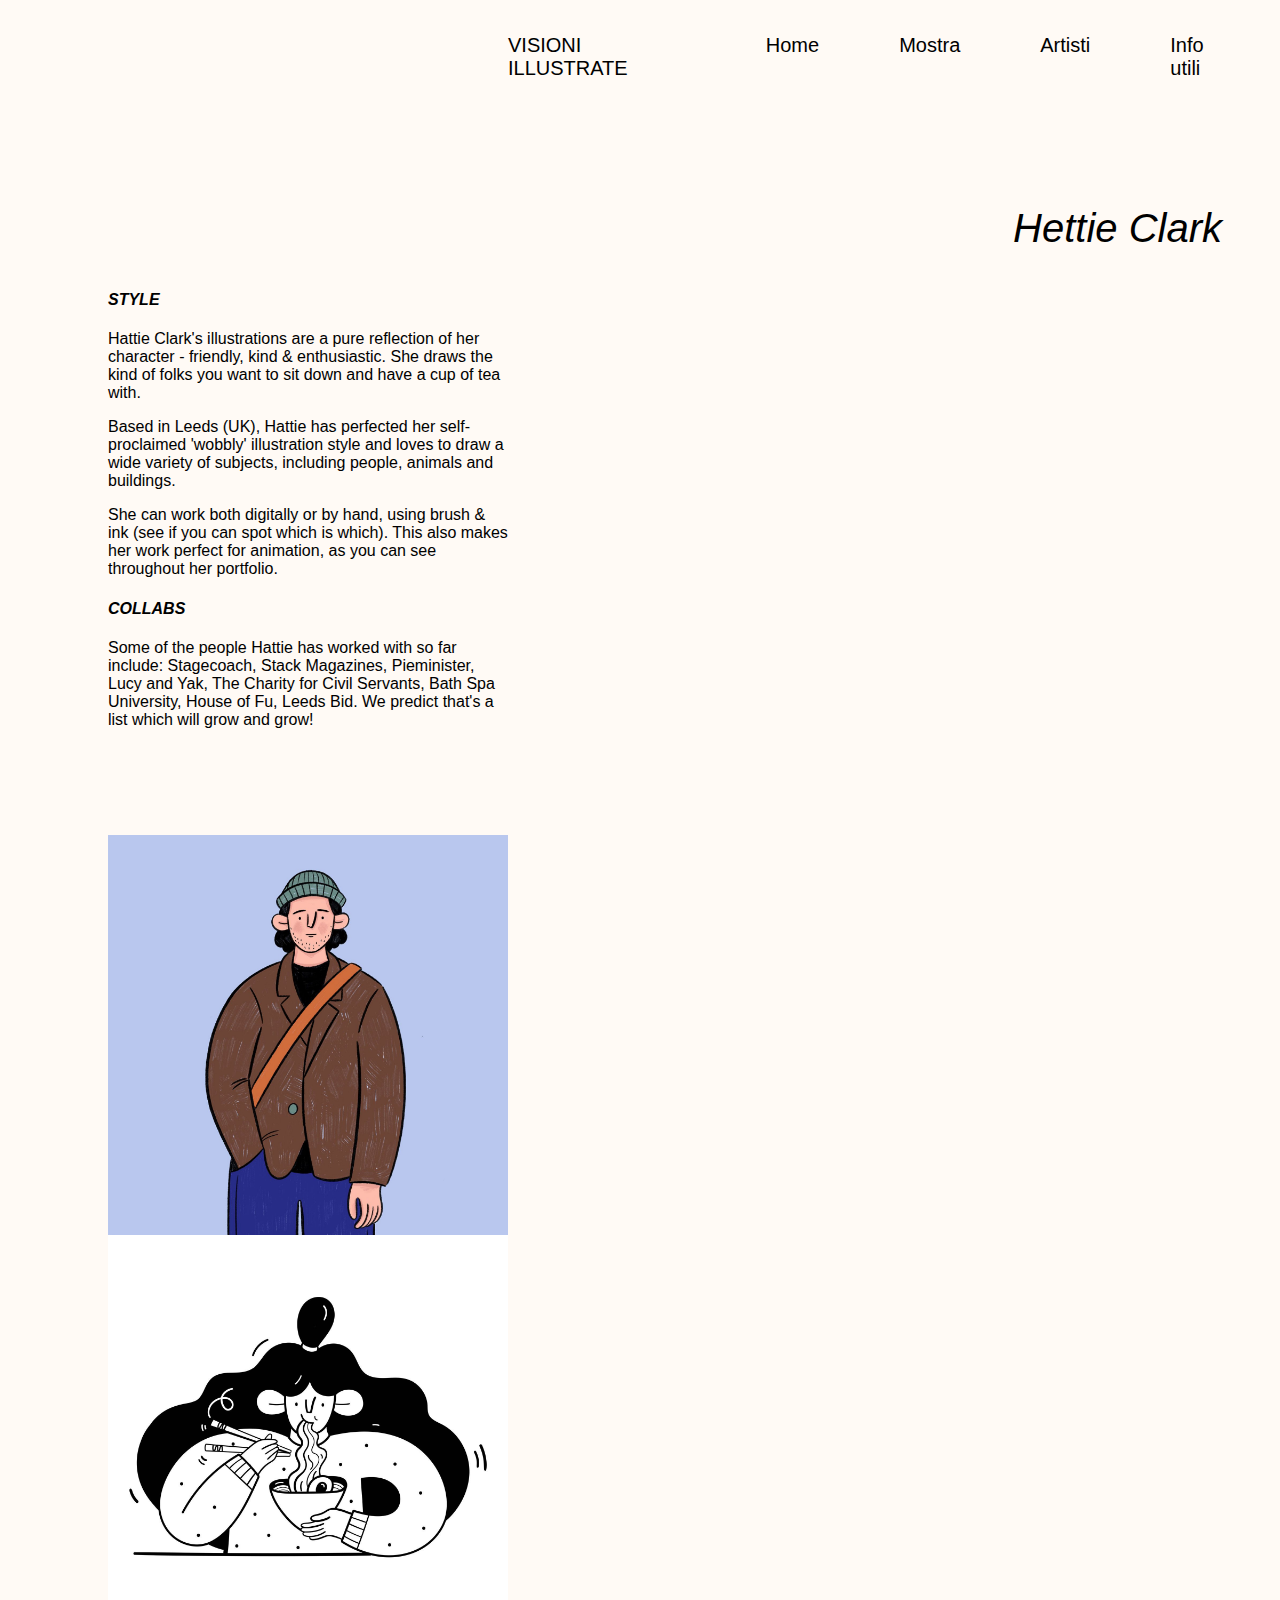
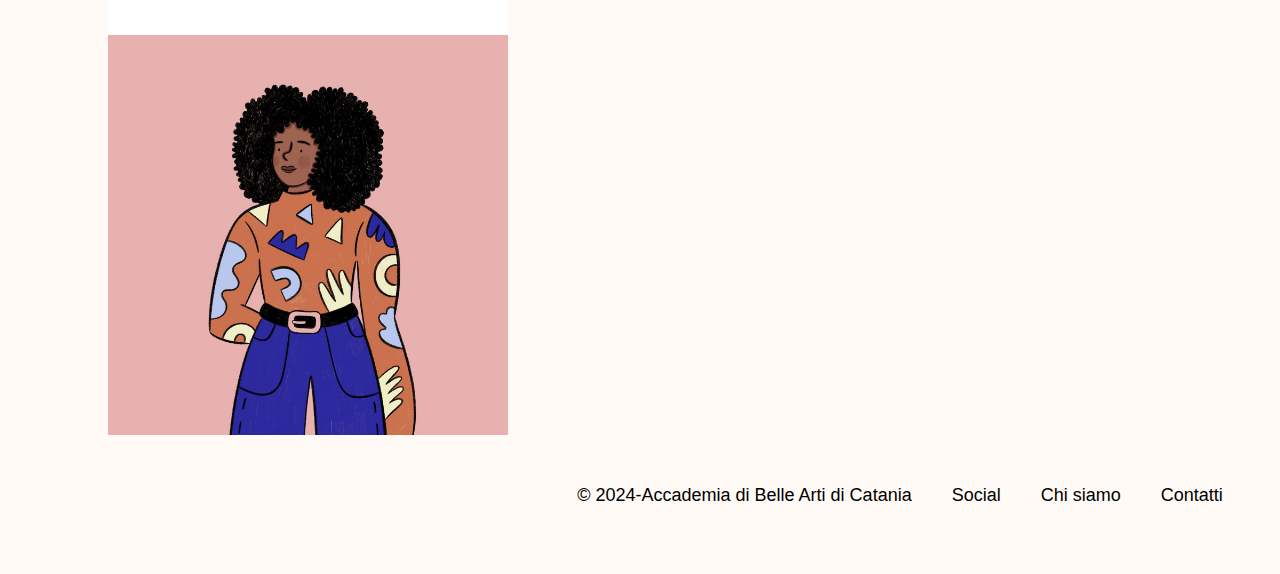
<file: hattieclark.html>
<!DOCTYPE html>
<html lang="en">
<head>
    <meta charset="UTF-8">
    <title>Visioni Illusrate</title>
    <link rel="stylesheet" href="CSS/stile.css">
    <meta name="viewport" content="width=device-width, initial-scale=1.0">
</head>
<body>
<header>
    <nav>
        <div class="hamburger" onclick="toggleMenu()">☰</div>
        <ul class="menu">
            <li><a href="index.html">VISIONI ILLUSTRATE</a></li>
            <li><a href="index.html">Home</a></li>
            <li><a href="mostra.html">Mostra</a></li>
            <li><a href="artisti.html">Artisti</a></li>
            <li><a href="infoutili.html">Info utili</a></li>
        </ul>
        </nav>
</header>
<main>
<body>
    <h3 id="titolo8"> <em>Hettie Clark</em></h3>
    <h4 id="titolo9"><em>STYLE</em></h4>
    <div class="testo6">
   <p>Hattie Clark's illustrations are a pure reflection of her character - friendly, kind & enthusiastic. She draws the kind of folks you want to sit down and have a cup of tea with.  </p>
   <p>Based in Leeds (UK), Hattie has perfected her self-proclaimed 'wobbly' illustration style and loves to draw a wide variety of subjects, including people, animals and buildings.</p>
   <p>She can work both digitally or by hand, using brush & ink (see if you can spot which is which). This also makes her work perfect for animation, as you can see throughout her portfolio.</p>
   </div>
   
   <h4 id="titolo10"><em>COLLABS</em></h4>
   <div class="testo6">
   <p>Some of the people Hattie has worked with so far include: Stagecoach, Stack Magazines, Pieminister, Lucy and Yak, The Charity for Civil Servants, Bath Spa University, House of Fu, Leeds Bid. We predict that's a list which will grow and grow!</p> 
    
<div class="imgs5">
<img src="Img/img19.jpg" alt="">
<img src="Img/img20.jpg" alt="">
<img src="Img/img21.jpg" alt="">
</div>

</main>
<footer>
        <nav>
            <ul>
                <li><a href="https://www.abacatania.it/">© 2024-Accademia di Belle Arti di Catania</a></li>
                <li><a href=>Social</a></li>
                <li><a href="">Chi siamo</a></li>
                <li><a href="">Contatti</a></li>
            </ul>
        </nav>
    
        
    </footer>
    <script>
    function toggleMenu() {
        const menu = document.querySelector('.menu');
        menu.classList.toggle('active');
    }
</script>

</body>
</html>
</file>
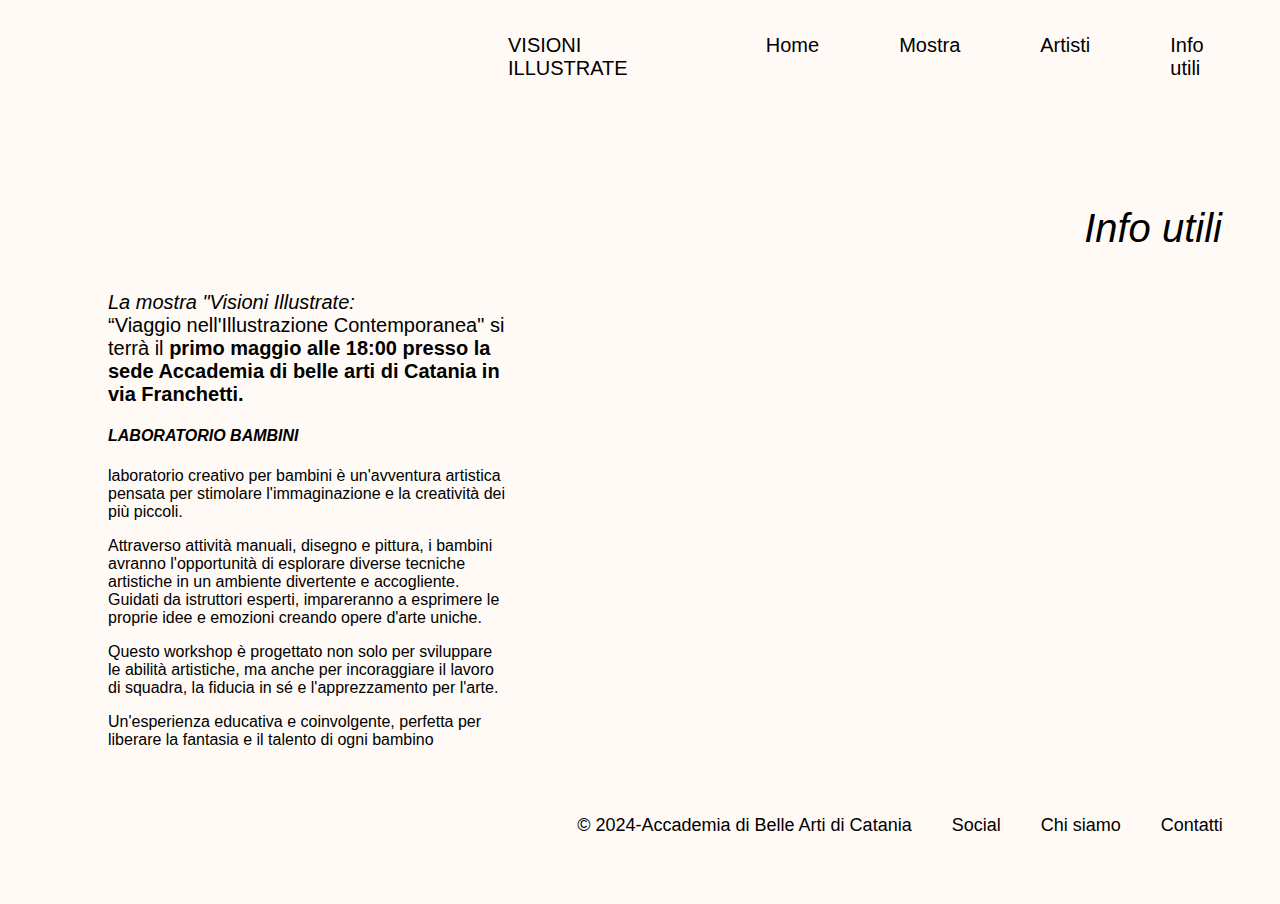
<file: infoutili.html>
<!DOCTYPE html>
<html lang="en">
<head>
    <meta charset="UTF-8">
    <title>Visioni Illusrate</title>
    <link rel="stylesheet" href="CSS/stile.css">
    <meta name="viewport" content="width=device-width, initial-scale=1.0">
</head>
<body>
<header>
    <nav>
        <div class="hamburger" onclick="toggleMenu()">☰</div>
        <ul class="menu">
            <li><a href="index.html">VISIONI ILLUSTRATE</a></li>
            <li><a href="index.html">Home</a></li>
            <li><a href="mostra.html">Mostra</a></li>
            <li><a href="artisti.html">Artisti</a></li>
            <li><a href="infoutili.html">Info utili</a></li>
        </ul>
        </nav>
</header>
<main>

  <h3 id="titolo14"> <em>Info utili</em></h3>  
  <div class="testo9">
   <p><em>La mostra "Visioni Illustrate:</em> <br>“Viaggio nell'Illustrazione Contemporanea"
si terrà il <strong>primo maggio alle 18:00 presso la sede Accademia di belle arti di Catania in via Franchetti.</strong></p>
   </div>
   
   <h4 id="titolo15"><em>LABORATORIO BAMBINI</em></h4>
   <div class="testo10">
   <p>laboratorio creativo per bambini è un'avventura artistica pensata per stimolare l'immaginazione e la creatività dei più piccoli. </p>
   <p>Attraverso attività manuali, disegno e pittura, i bambini avranno l'opportunità di esplorare diverse tecniche artistiche in un ambiente divertente e accogliente. 
Guidati da istruttori esperti, impareranno a esprimere le proprie idee e emozioni creando opere d'arte uniche.</p>
<p>Questo workshop è progettato non solo per sviluppare le abilità artistiche, ma anche per incoraggiare il lavoro di squadra, la fiducia in sé e l'apprezzamento per l'arte. </p>
<p>Un'esperienza educativa e coinvolgente, perfetta per liberare la fantasia e il talento di ogni bambino</p>
</div>



</main>
<footer>
        <nav>
            <ul>
                <li><a href="https://www.abacatania.it/">© 2024-Accademia di Belle Arti di Catania</a></li>
                <li><a href=>Social</a></li>
                <li><a href="">Chi siamo</a></li>
                <li><a href="">Contatti</a></li>
            </ul>
        </nav>
    
        
    </footer>
    
    <script>
    function toggleMenu() {
        const menu = document.querySelector('.menu');
        menu.classList.toggle('active');
    }
</script>
    

</body>
</html>
</file>
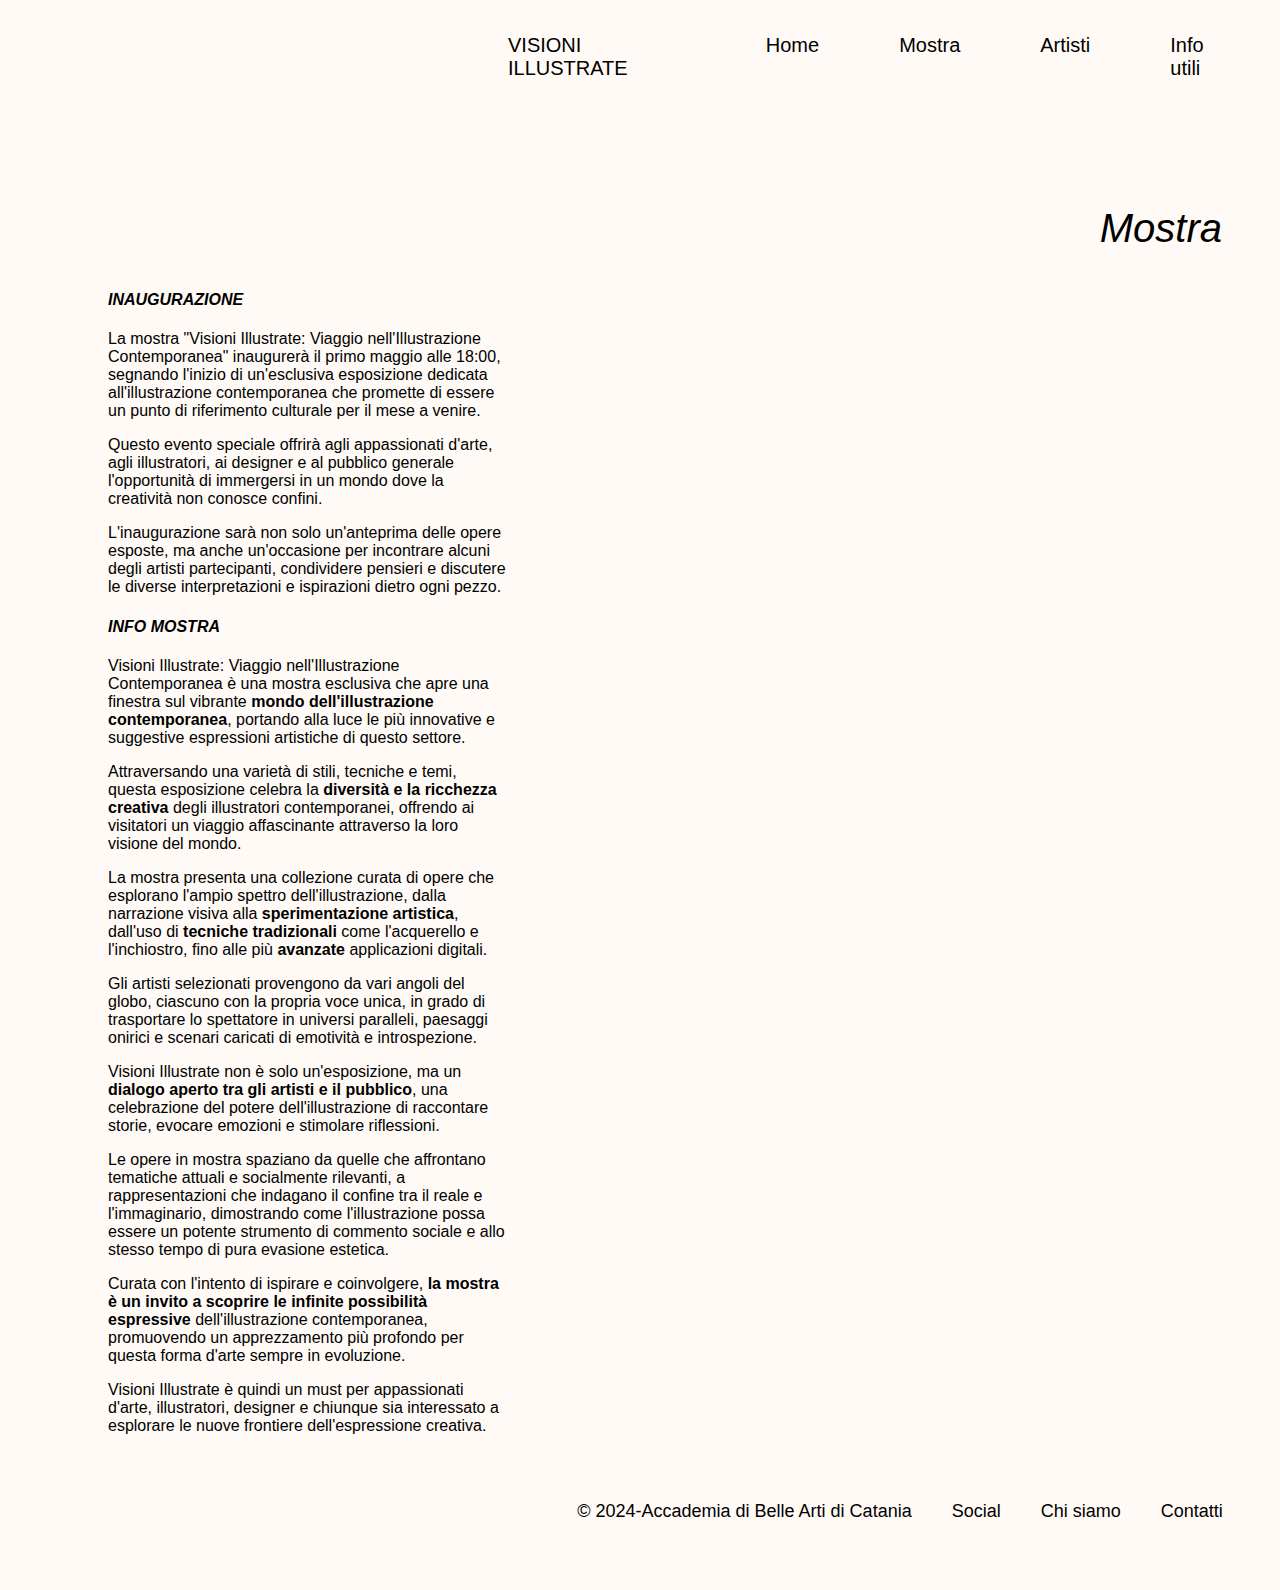
<file: mostra.html>
<!DOCTYPE html>
<html lang="en">
<head>
    <meta charset="UTF-8">
    <title>Visioni Illusrate</title>
    <link rel="stylesheet" href="CSS/stile.css">
    <meta name="viewport" content="width=device-width, initial-scale=1.0">
</head>
<body>
<header>
    <nav>
       <div class="hamburger" onclick="toggleMenu()">☰</div>
        <ul class="menu">
            <li><a href="index.html">VISIONI ILLUSTRATE</a></li>
            <li><a href="index.html">Home</a></li>
            <li><a href="mostra.html">Mostra</a></li>
            <li><a href="artisti.html">Artisti</a></li>
            <li><a href="infoutili.html">Info utili</a></li>
        </ul>
        </nav>
</header>
<main>

  <h3 id="titolo11"> <em>Mostra</em></h3>  
  <h4 id="titolo12"><em>INAUGURAZIONE</em></h4>
  <div class="testo7">
   <p>La mostra "Visioni Illustrate: Viaggio nell'Illustrazione Contemporanea" inaugurerà il primo maggio alle 18:00, segnando l'inizio di un'esclusiva esposizione dedicata all'illustrazione contemporanea che promette di essere un punto di riferimento culturale per il mese a venire.</p>
   <p>Questo evento speciale offrirà agli appassionati d'arte, agli illustratori, ai designer e al pubblico generale l'opportunità di immergersi in un mondo dove la creatività non conosce confini.</p>
   <p>L'inaugurazione sarà non solo un'anteprima delle opere esposte, ma anche un'occasione per incontrare alcuni degli artisti partecipanti, condividere pensieri e discutere le diverse interpretazioni e ispirazioni dietro ogni pezzo.</p>
   </div>
   
   <h4 id="titolo13"><em>INFO MOSTRA</em></h4>
   <div class="testo8">
   <p>Visioni Illustrate: Viaggio nell'Illustrazione Contemporanea è una mostra esclusiva che apre una finestra sul vibrante <strong> mondo dell'illustrazione contemporanea</strong>, portando alla luce le più innovative e suggestive espressioni artistiche di questo settore.</p> 
   <p>Attraversando una varietà di stili, tecniche e temi, questa esposizione celebra la <strong> diversità e la ricchezza creativa </strong> degli illustratori contemporanei, offrendo ai visitatori un viaggio affascinante attraverso la loro visione del mondo.</p>
   <p>La mostra presenta una collezione curata di opere che esplorano l'ampio spettro dell'illustrazione, dalla narrazione visiva alla <strong> sperimentazione artistica</strong>, dall'uso di <strong>tecniche tradizionali</strong> come l'acquerello e l'inchiostro, fino alle più <strong>avanzate</strong> applicazioni digitali.</p>
   <p>Gli artisti selezionati provengono da vari angoli del globo, ciascuno con la propria voce unica, in grado di trasportare lo spettatore in universi paralleli, paesaggi onirici e scenari caricati di emotività e introspezione.</p>
   <p>Visioni Illustrate non è solo un'esposizione, ma un <strong> dialogo aperto tra gli artisti e il pubblico</strong>, una celebrazione del potere dell'illustrazione di raccontare storie, evocare emozioni e stimolare riflessioni. </p>
   <p>Le opere in mostra spaziano da quelle che affrontano tematiche attuali e socialmente rilevanti, a rappresentazioni che indagano il confine tra il reale e l'immaginario, dimostrando come l'illustrazione possa essere un potente strumento di commento sociale e allo stesso tempo di pura evasione estetica.</p>
   <p>Curata con l'intento di ispirare e coinvolgere, <strong>la mostra è un invito a scoprire le infinite possibilità espressive </strong> dell'illustrazione contemporanea, promuovendo un apprezzamento più profondo per questa forma d'arte sempre in evoluzione.</p>
   <p>Visioni Illustrate è quindi un must per appassionati d'arte, illustratori, designer e chiunque sia interessato a esplorare le nuove frontiere dell'espressione creativa.</p>
</div>


</main>
<footer>
        <nav>
            <ul>
                <li><a href="https://www.abacatania.it/">© 2024-Accademia di Belle Arti di Catania</a></li>
                <li><a href=>Social</a></li>
                <li><a href="">Chi siamo</a></li>
                <li><a href="">Contatti</a></li>
            </ul>
        </nav>
    
        
    </footer>
      <script>
    function toggleMenu() {
        const menu = document.querySelector('.menu');
        menu.classList.toggle('active');
    }
</script>
 
</body>

</html>
</file>
<file: CSS/stile.css>
*{
    max-width: 3000px;
}

body {
    font-family:sans-serif ;
    background-color: #fffaf5;
   

}


h1 {
    max-width: 1000px;
    margin-left: 100px;
    text-align: left;
    font-family: Arial, Helvetica, sans-serif;
    font-size: 65px;
    font-weight: 400;
}

.accavallate {
  position: relative;
  display: flex;
  justify-content: center;
  margin-top: 50px;
  height: 300px; 
}

.accavallate img {
  position: absolute;
  top: 0;
  width: 200px;
  height: auto;
}

.accavallate img:nth-child(1) {
  left: calc(50% - 300px);
  z-index: 1;
}
.accavallate img:nth-child(2) {
  left: calc(50% - 150px);
  z-index: 2;
}
.accavallate img:nth-child(3) {
  left: calc(50% - 30px);
  z-index: 4;
  margin-top: 40px;
}

.accavallate img:nth-child(4) {
  left: calc(50% - -70px);
  z-index: 3;
  margin-top: 80px;
  width: 160px;
}


.paragrafo1  {
    text-align: left;
    padding: 20px 30px 40px 100px;     
}

.paragrafo2 {
    text-align: left;
    padding: 50px 30px 40px 100px;
}    

menu, a{
font-family: sans-serif ; 
  font-weight: 300;
  font-size: 20px;
  color: black;
  text-decoration: none; 
}

nav {
padding: 10px 40px 20px 500px;

}

nav a:hover {
    text-decoration: none;
    font-weight: 400;
}

header nav ul{
margin: 20;
padding: 0;
list-style: none;
display: flex;
gap: 80px
}

header a{
     text-decoration: none;
     color: black; 
}

main{
    max-width: 1300px;
    margin: auto;
}

img {
    max-width: 100%;
    height: auto;
    display: block;
}



h3 {
    text-align: center;
}

h4{
    max-width: 400px;
    margin-left: 100px;
}

.paragrafo3 { 
    text-align: center;
}

footer {
    padding: 40px 30px;
    text-align: center;
    justify-content: center;
    position: relative;
    bottom: 0;
    width: 100%;
}

footer nav ul {
    margin: 0;
    padding: 0;
    list-style: none;
    display: flex;
    justify-content: center; 
    text-align: center;
    gap: 40px;
}

footer nav ul li {
    display: inline-block;
    line-height: normal;
}

footer a {
    text-decoration: none;
    color: black;
    font-weight: 300;
    font-size: 18px;
}

.nomi{
    display: flex;
  flex-direction: column;
    align-items: center;
   

}

.testo2 {
    padding-top: 30px;
    text-align: left;
    margin-left: 200px;
    margin-right: 200px;
    
}

#leo {
    transform: rotate(90deg);
   
}

#hair {
    transform: rotate(-90deg);
   
}

#scratch{
transform: rotate(-90deg);

}

#wool {
    transform: rotate(90deg);
    
}

#umbr{
    transform: rotate(90deg);
    
}

#leo, #hair, #bath, #bread, #scratch, #wool, #umbr {
    max-width: 100%;
    height: auto;
    display: block;
}


.imgs2 {
    display: flex;
  flex-direction: column;
    align-items: center;
}

#titolo2, #titolo3, #titolo8, #titolo11, #titolo14{
font-size: 40px;
padding-top: 50px;
justify-content: right;
text-align: right;
font-weight: 400;
margin-right: 50px;

}


.testo4, .testo5, .testo6, .testo7, .testo10 {
    max-width: 400px;
    margin-left: 100px;
}


.imgs3, .imgs4 {
    display: flex;
  flex-direction: column;
    align-items: center;
}

#titolo6 {
    font-size: 40px;
padding-top: 50px;
padding-left: 800px ;
font-weight: 400;

}

.imgs5 {
    display: flex;
    flex-direction: column;
    align-items: center; 
    justify-content: center;
    padding-top: 90px;
    padding-left: 0; 
}


.testo8 {
    max-width: 400px;
    margin-left: 100px;
}

.testo9 {
    font-size: 20px;
    max-width: 400px;
    margin-left: 100px;

}

.nomi {
line-height: 50px;
}

.hamburger {
    display: none;
    font-size: 30px;
    cursor: pointer;
    position: absolute;
    right: 40px;
    top: 20px;
    z-index: 1000;
}

@media screen and (max-width: 768px) {
    .menu {
        display: none;
        flex-direction: column;
        background-color: #fffaf5;
        position: absolute;
        top: 70px;
        left: 0;
        width: 100%;
        padding: 20px 0;
        gap: 20px;
        z-index: 999;
    }

    h1{
        font-size: 40px;
    }

    .menu.active {
        display: flex;
    }

    .hamburger {
        display: block;
    }

    
  nav {
    padding-left: 20px;
    padding-right: 20px;
  }

    header nav ul {
        flex-direction: column;
        align-items: center;
    }

   #titolo11, #titolo2, #titolo3, #titolo6 {
    padding-left: 20px;
    font-size: 28px;
  }

  .testo2 {
    margin-left: 10px;
    margin-right: 10px;
    padding-top: 10px;
  }

  .imgs5, .imgs2, .imgs3, .imgs4 {
    flex-direction: column;
    align-items: center;
    padding: 20px;
  }

  img {
    max-width: 90%;
  }

  .accavallate {
    height: 250px;
  }

  .accavallate img {
    width: 130px;
  }

  .accavallate img:nth-child(1) {
    left: calc(50% - 180px);
  }

  .accavallate img:nth-child(2) {
    left: calc(50% - 90px);
  }

  .accavallate img:nth-child(3) {
    left: calc(50% - 10px);
    margin-top: 30px;
  }

  .accavallate img:nth-child(4) {
    left: calc(50% + 50px);
    margin-top: 60px;
    width: 120px;
  }

  .accavallate {
    height: 220px;
  }

  .accavallate img {
    width: 100px;
  }

  .accavallate img:nth-child(1) {
    left: calc(50% - 130px);
  }

  .accavallate img:nth-child(2) {
    left: calc(50% - 70px);
  }

  .accavallate img:nth-child(3) {
    left: calc(50% - 10px);
    margin-top: 20px;
  }

  .accavallate img:nth-child(4) {
    left: calc(50% + 48px);
    margin-top: 30px;
    width: 90px;
  }
}

/* Tablet (max-width: 768px) */
@media (max-width: 768px) {
    footer {
        padding: 30px 20px;
    }

    footer nav ul {
        gap: 20px;
        flex-wrap: wrap;
    }

    footer a {
        font-size: 16px;
    }
}
</file>
